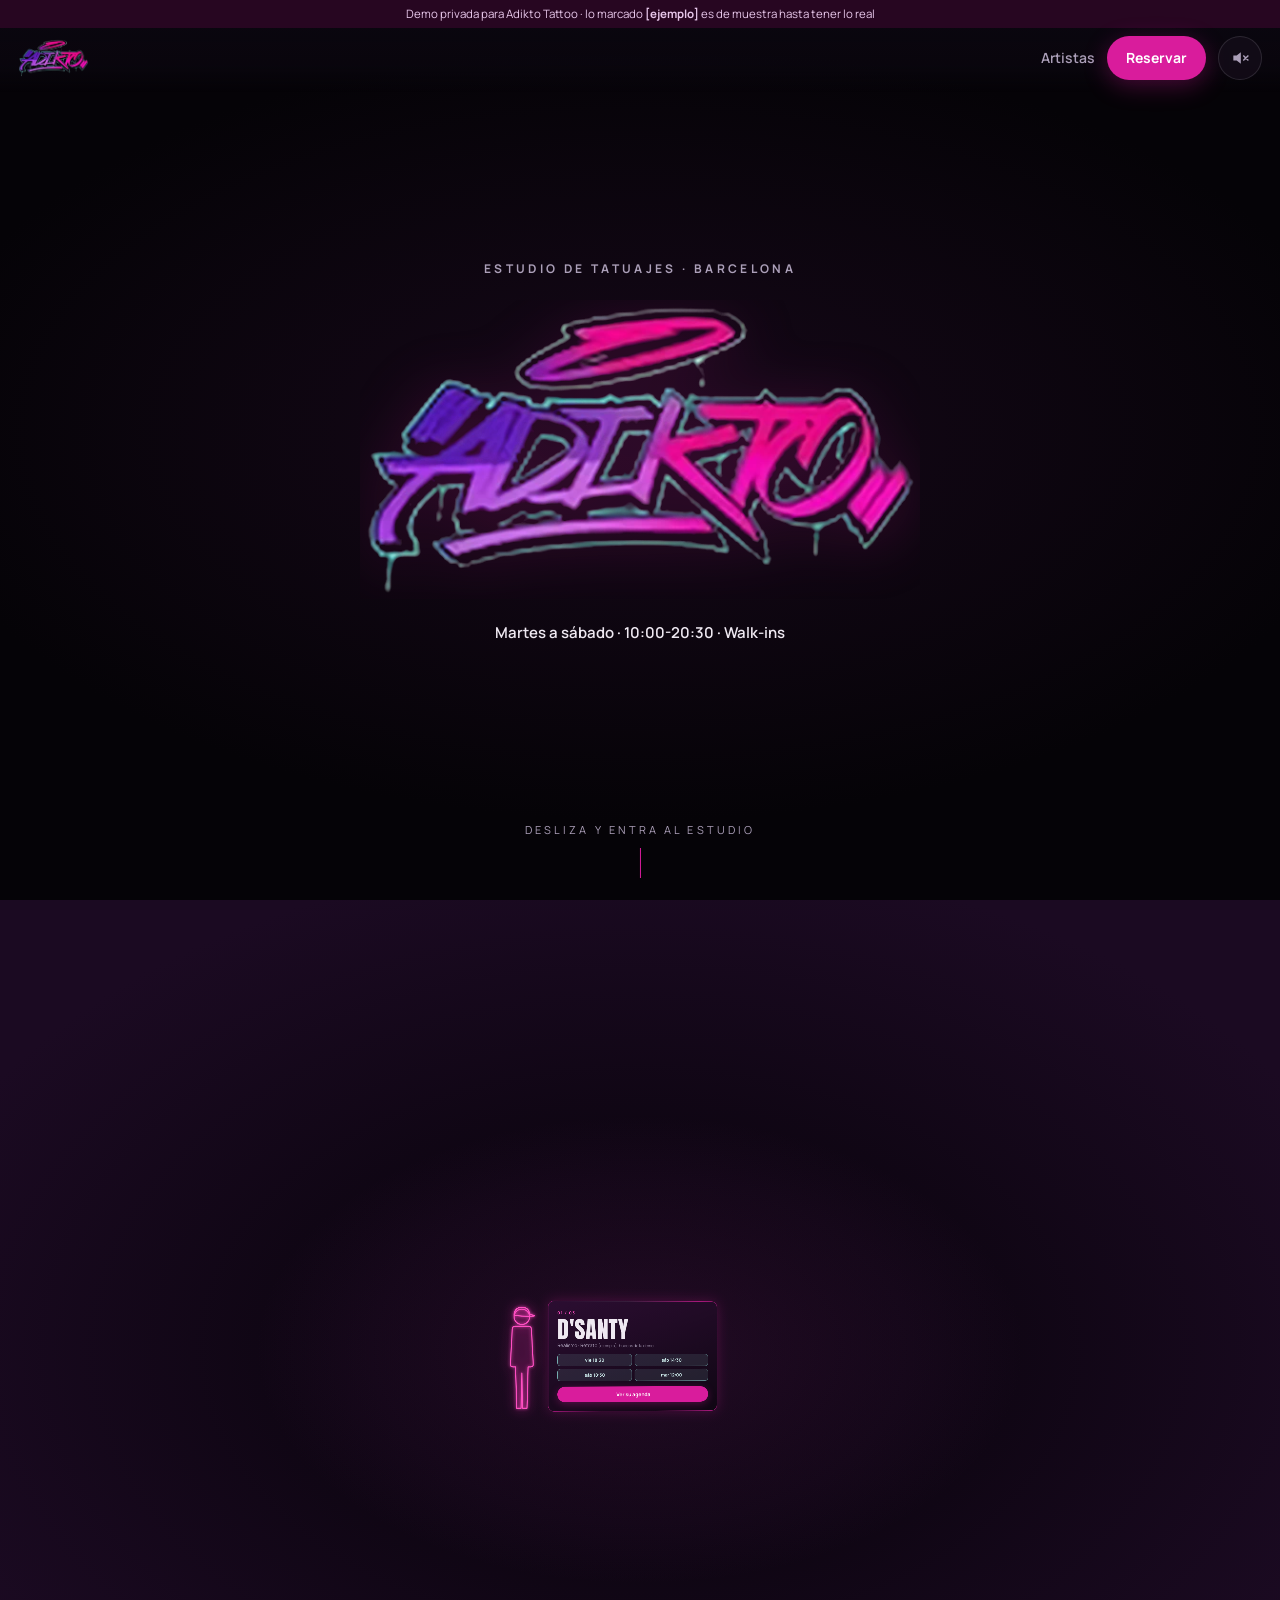
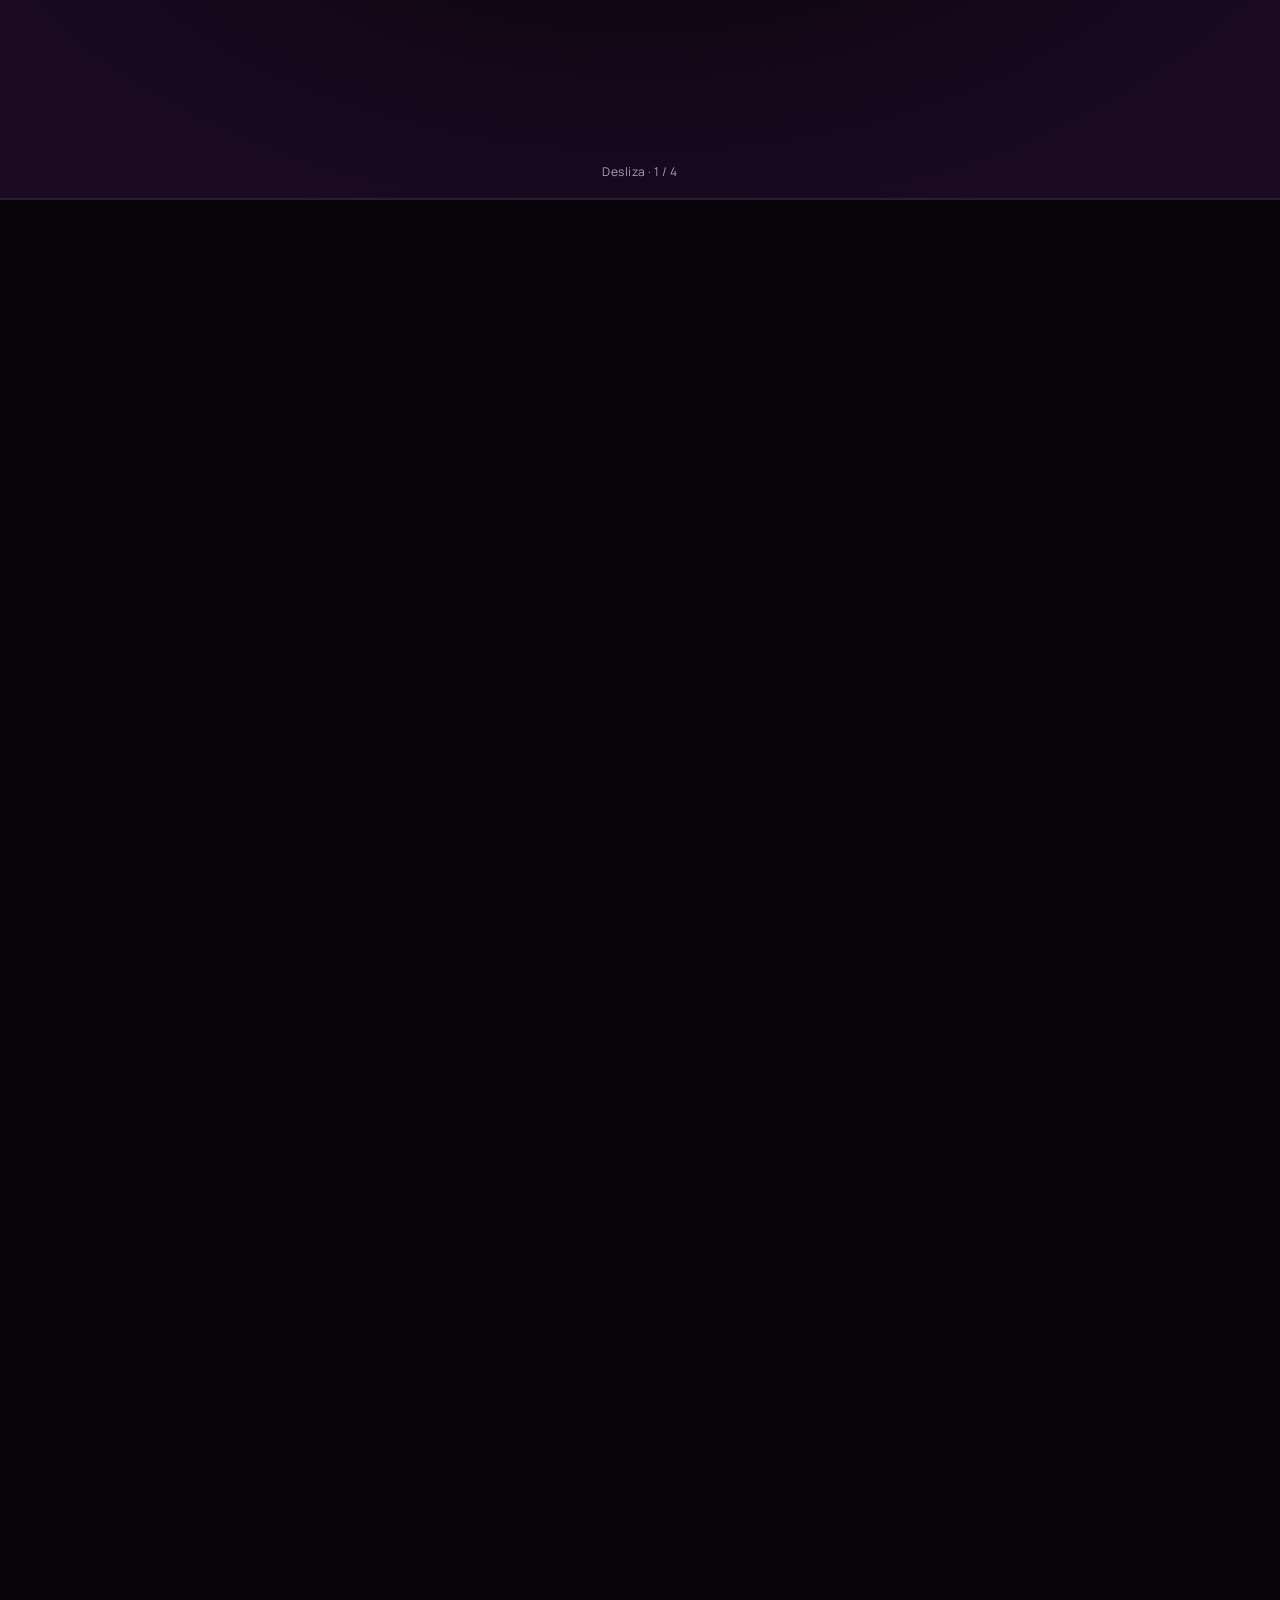
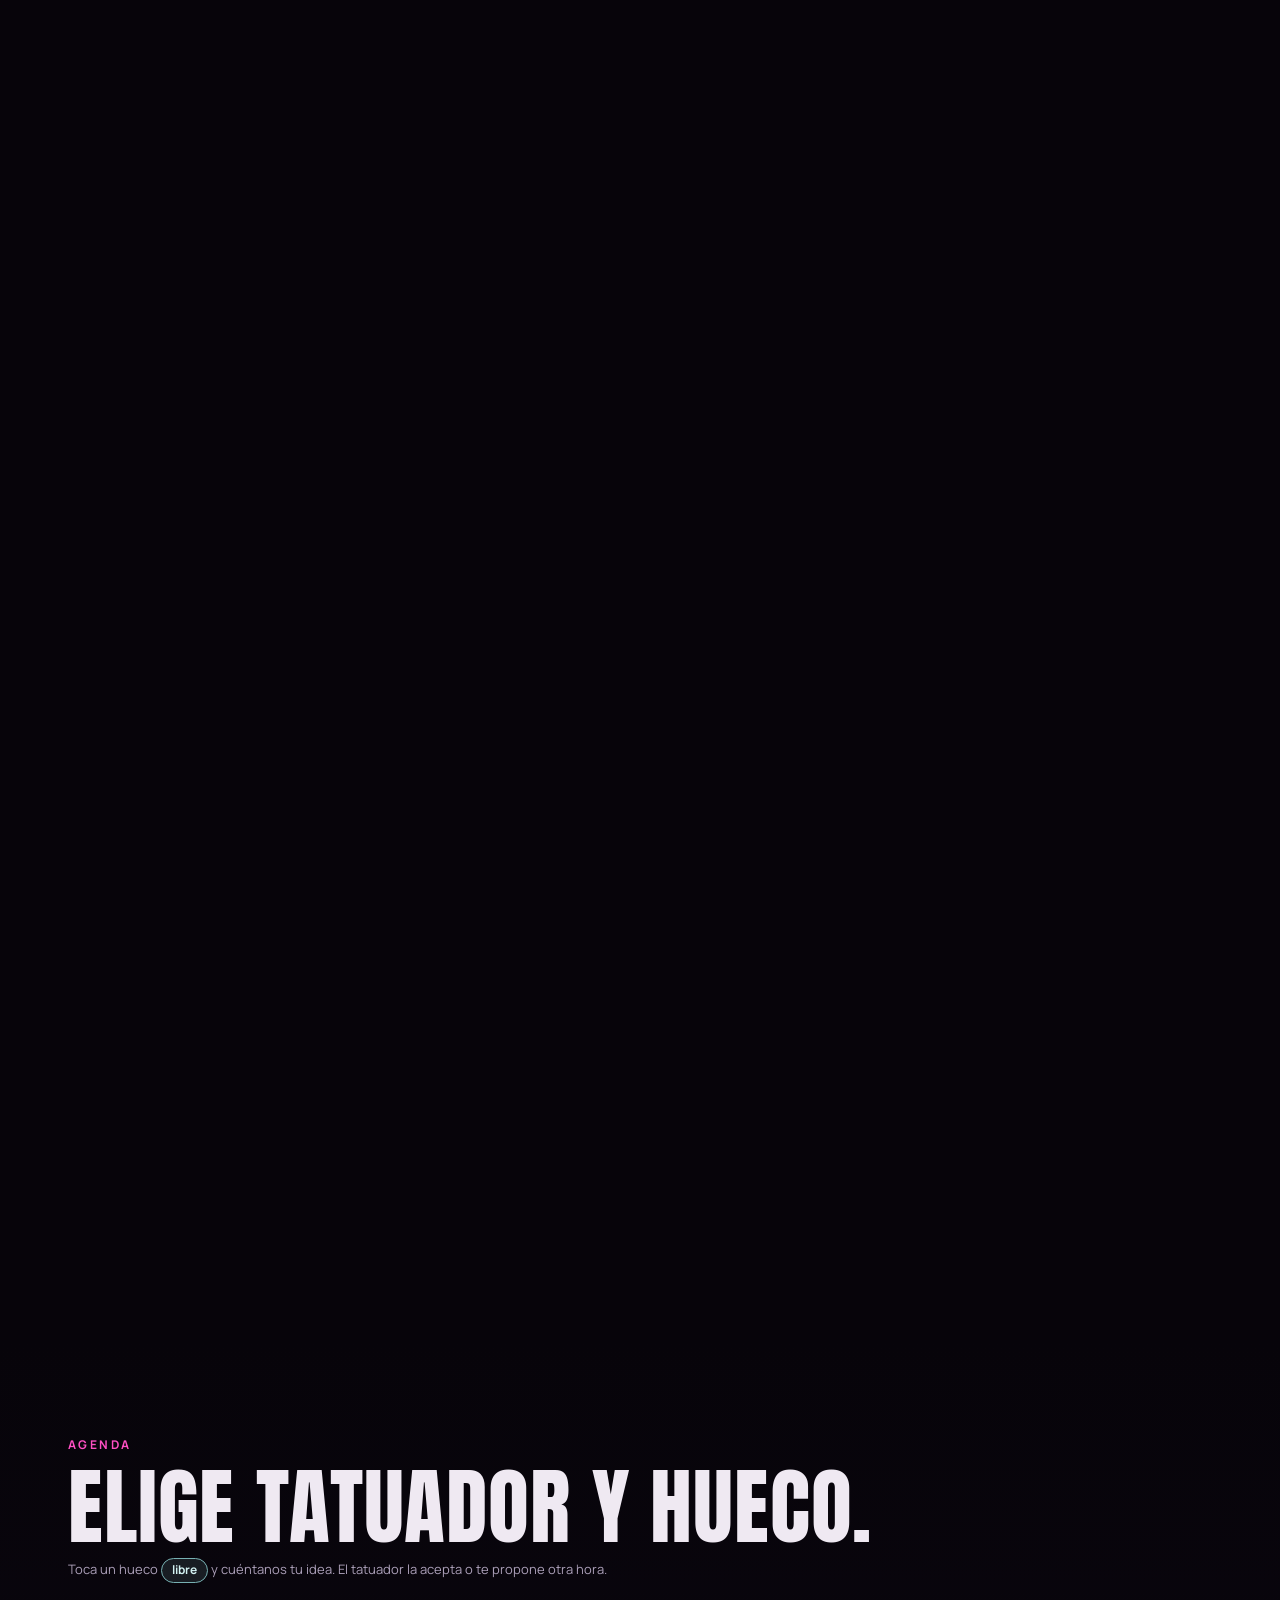
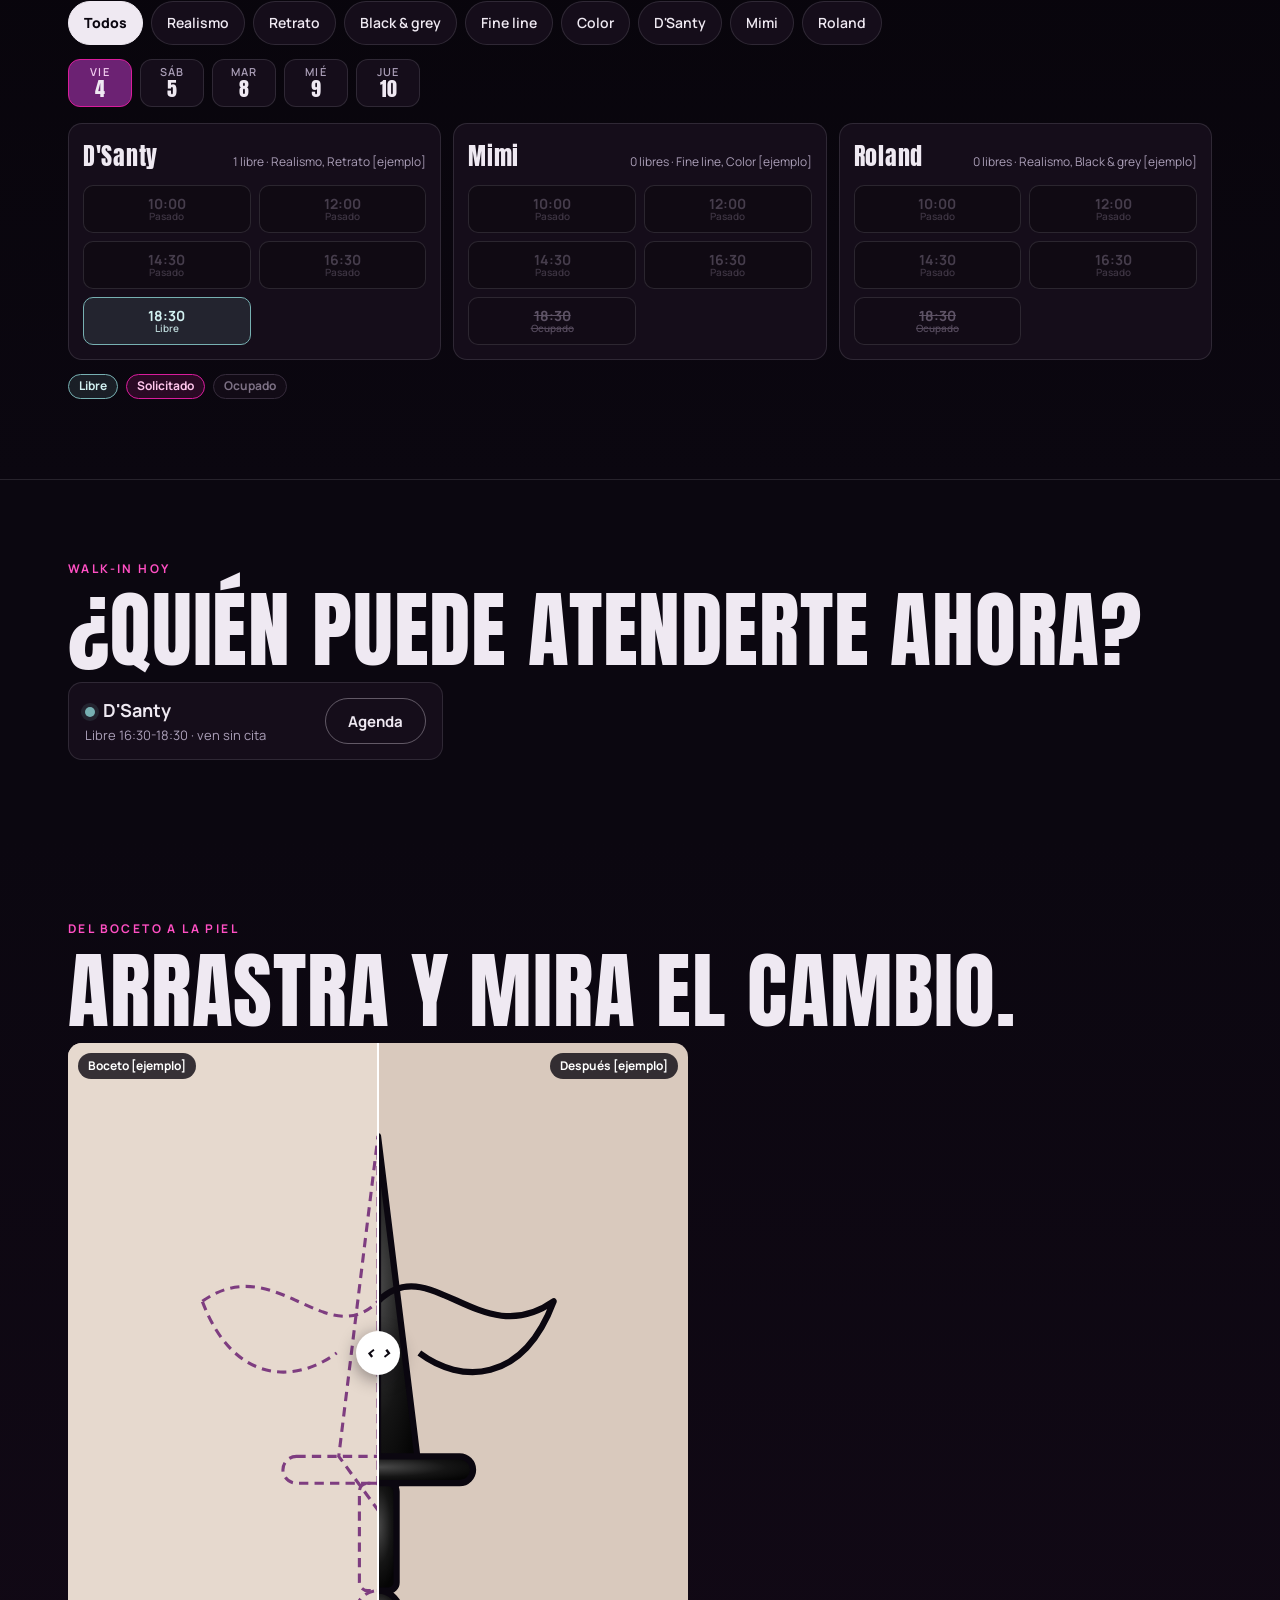
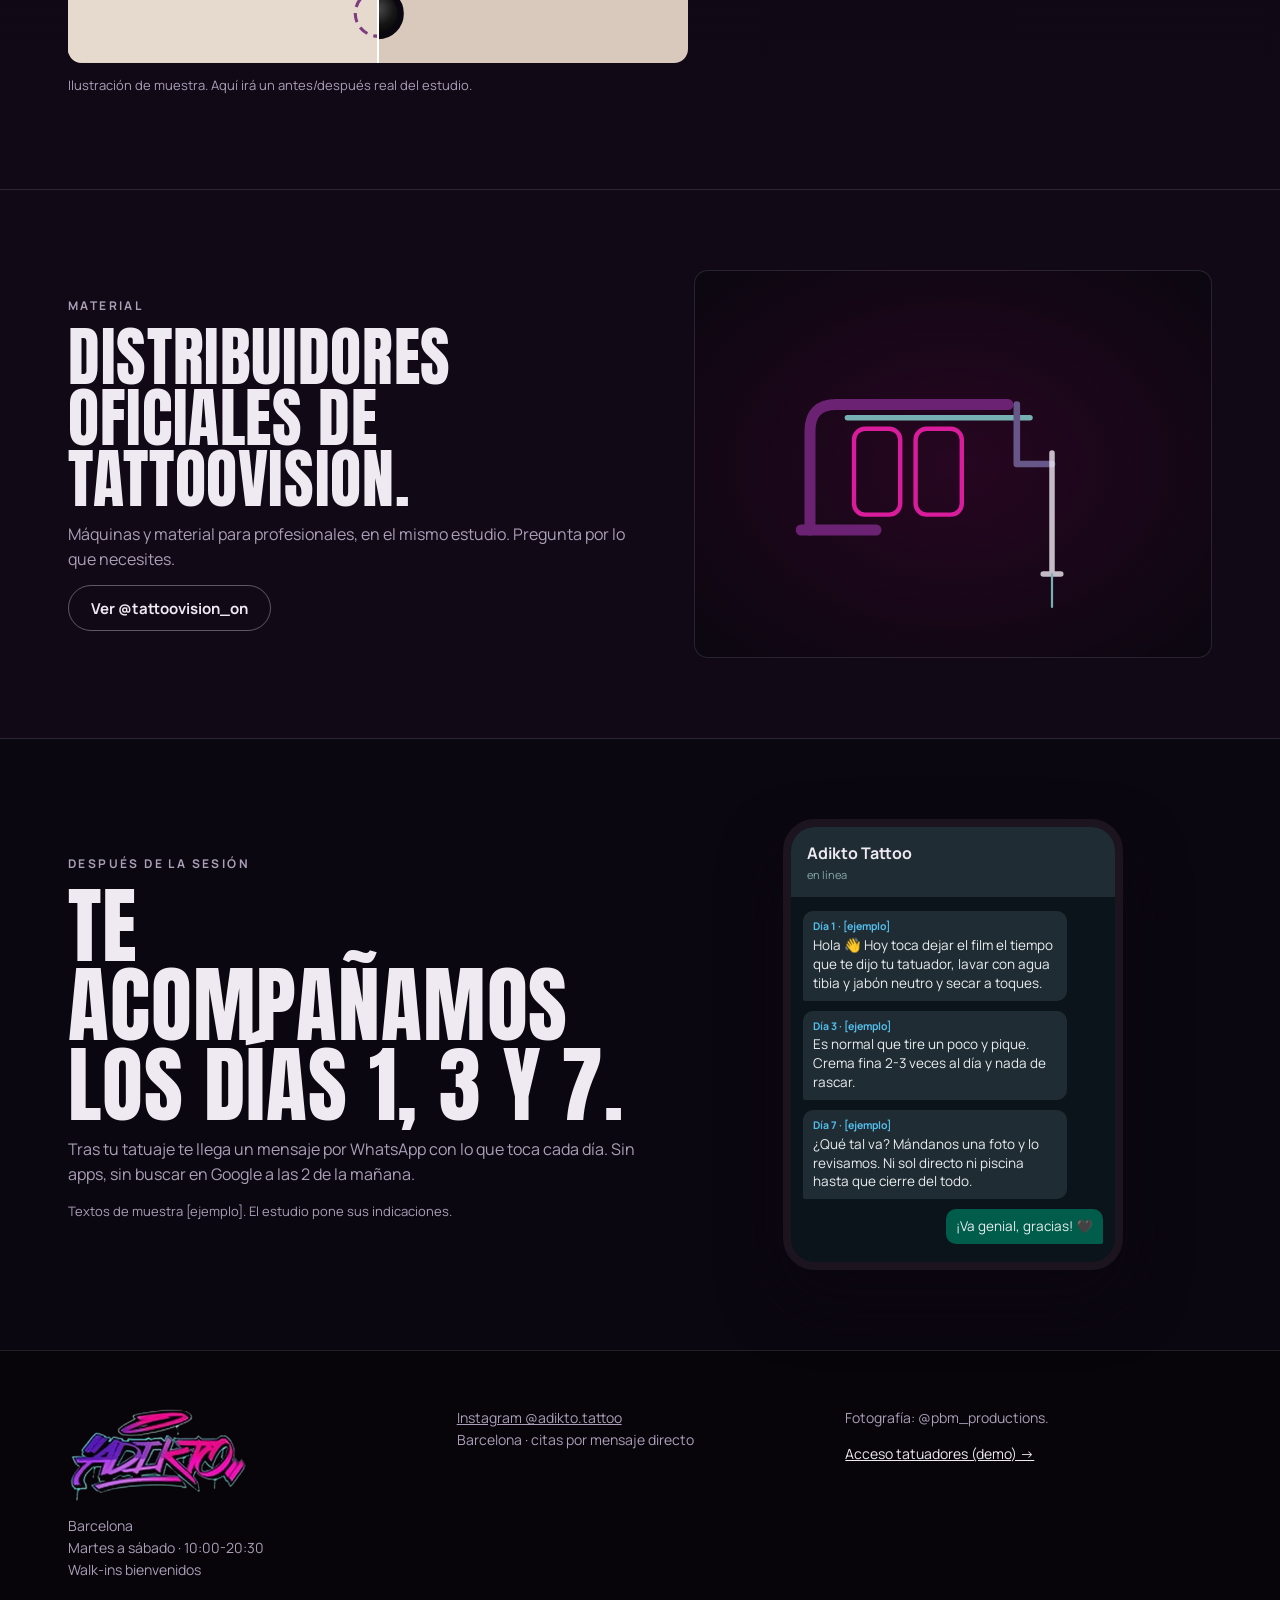
<file: adikto/index.html>
<!doctype html>
<html lang="es">
<head>
<meta charset="utf-8">
<meta name="viewport" content="width=device-width,initial-scale=1,viewport-fit=cover">
<meta name="robots" content="noindex,nofollow">
<meta name="theme-color" content="#0b0710">
<meta name="description" content="Adikto Tattoo, estudio de tatuajes en Barcelona. Martes a sábado de 10:00 a 20:30. Walk-ins.">
<link rel="icon" href="img/logo_adikto.webp">
<title>Adikto Tattoo · Barcelona</title>
<link rel="preconnect" href="https://fonts.googleapis.com">
<link rel="preconnect" href="https://fonts.gstatic.com" crossorigin>
<link href="https://fonts.googleapis.com/css2?family=Anton&family=Manrope:wght@400;500;600;700;800&display=swap" rel="stylesheet">
<link rel="preload" as="image" href="img/logo_adikto.webp" fetchpriority="high">
<link rel="stylesheet" href="estilo.css">
</head>
<body>
<header class="cab" id="cab">
  <div class="franja">Demo privada para Adikto Tattoo · lo marcado <b>[ejemplo]</b> es de muestra hasta tener lo real</div>
  <div class="cab-barra">
    <a class="logo" href="#intro" aria-label="Adikto Tattoo, inicio"><img src="img/logo_adikto.webp" alt="Adikto Tattoo" width="588" height="314"></a>
    <nav class="cab-nav">
      <a href="#pasillo">Artistas</a>
      <a href="#agenda" class="btn btn-tinta">Reservar</a>
      <button type="button" class="sonido" id="sonido" aria-pressed="false" aria-label="Sonido apagado. Activar sonido">
        <svg viewBox="0 0 24 24" aria-hidden="true"><path class="alt" d="M4 9h4l5-4v14l-5-4H4z"/><path class="on" d="M16 8.5a5 5 0 0 1 0 7M18.6 6a8.5 8.5 0 0 1 0 12"/><path class="off" d="M16.5 9.5l5 5M21.5 9.5l-5 5"/></svg>
      </button>
    </nav>
  </div>
</header>

<main>
<!-- 1. ENTRADA: al cargar cae sola una gota de tinta y destapa el logo real. Sin botón. El zumbido (Web Audio) solo suena si se activa el altavoz de la cabecera. -->
<section class="entrada" id="intro" aria-labelledby="h1">
  <div class="ent-centro">
    <p class="ent-pre">Estudio de tatuajes · Barcelona</p>
    <div class="ent-pila">
    <h1 id="h1" class="ent-logo">
      <img src="img/logo_adikto.webp" alt="Adikto Tattoo" width="588" height="314" fetchpriority="high">
    </h1>
    <i class="gotita" aria-hidden="true"></i>
    <i class="onda" aria-hidden="true"></i>
    </div>
    <p class="ent-datos" id="entDatos">Martes a sábado · 10:00-20:30 · Walk-ins</p>
  </div>
  <div class="baja" aria-hidden="true">Desliza y entra al estudio</div>
</section>

<!-- 2. PASILLO: avanzas y aparecen los tatuadores (CSS 3D, translateZ ligado al scroll) -->
<section class="pasillo" id="pasillo" aria-label="El equipo: D'Santy, Mimi y Roland">
  <div class="escena" id="escena">
    <div class="fuga" aria-hidden="true"></div>
    <div class="marcos" id="marcos" aria-hidden="true"></div>
    <div class="artistas" id="artistas"></div>
    <p class="guia" aria-hidden="true">Desliza · <span id="guiaN">1 / 4</span></p>
    <div class="progreso" aria-hidden="true"><i id="progreso"></i></div>
  </div>
</section>

<!-- 3. LA WEB DE SIEMPRE -->
<!-- 4. AGENDA -->
<section class="agenda" id="agenda" aria-labelledby="aTit">
  <div class="caja">
    <p class="eti">Agenda</p>
    <h2 id="aTit">Elige tatuador y hueco.</h2>
    <p class="nota">Toca un hueco <span class="pild libre">libre</span> y cuéntanos tu idea. El tatuador la acepta o te propone otra hora.</p>
    <div class="filtros" role="group" aria-label="Filtrar por estilo" id="filtros"></div>
    <div class="dias" role="tablist" aria-label="Día" id="dias"></div>
    <div id="rejilla" class="rejilla"></div>
    <div class="leyenda"><span class="pild libre">Libre</span><span class="pild solicitado">Solicitado</span><span class="pild ocupado">Ocupado</span></div>
    <div class="mis" id="mis" hidden>
      <h3>Tus solicitudes</h3>
      <ul id="misLista"></ul>
    </div>
  </div>
</section>

<!-- WALK-IN HOY -->
<section class="walkin" id="walkin" aria-labelledby="wTit">
  <div class="caja">
    <p class="eti">Walk-in hoy</p>
    <h2 id="wTit">¿Quién puede atenderte ahora?</h2>
    <div id="walkinLista" class="walkin-lista" aria-live="polite"></div>
  </div>
</section>

<!-- 5. ANTES / DESPUÉS -->
<section class="antes" id="antes" aria-labelledby="adTit">
  <div class="caja">
    <p class="eti">Del boceto a la piel</p>
    <h2 id="adTit">Arrastra y mira el cambio.</h2>
    <div class="ad" id="ad">
      <div class="ad-capa ad-despues" aria-hidden="true">
        <svg viewBox="0 0 600 600" preserveAspectRatio="xMidYMid slice"><use href="#pieza-rosa" class="sombreada"/></svg>
        <span class="ad-et">Después [ejemplo]</span>
      </div>
      <div class="ad-capa ad-antes" id="adAntes" aria-hidden="true">
        <svg viewBox="0 0 600 600" preserveAspectRatio="xMidYMid slice"><use href="#pieza-rosa" class="linea"/></svg>
        <span class="ad-et izq">Boceto [ejemplo]</span>
      </div>
      <div class="ad-raya" id="adRaya" aria-hidden="true"><i></i></div>
      <input type="range" min="0" max="100" value="50" id="adRango" aria-label="Comparar boceto y resultado">
    </div>
    <p class="nota">Ilustración de muestra. Aquí irá un antes/después real del estudio.</p>
  </div>
</section>

<!-- 6. TATTOOVISION -->
<section class="tv" id="tattoovision" aria-labelledby="tvTit">
  <div class="caja tv-caja">
    <div>
      <p class="eti">Material</p>
      <h2 id="tvTit">Distribuidores oficiales de Tattoovision.</h2>
      <p>Máquinas y material para profesionales, en el mismo estudio. Pregunta por lo que necesites.</p>
      <a class="btn btn-borde" href="https://www.instagram.com/tattoovision_on/" target="_blank" rel="noopener">Ver @tattoovision_on</a>
    </div>
    <div class="tv-arte" aria-hidden="true"><svg viewBox="0 0 400 300"><g fill="none" stroke-linecap="round" stroke-linejoin="round"><path d="M70 210 L70 120 Q70 96 94 96 L250 96" stroke="#6C2273" stroke-width="10"/><rect x="110" y="118" width="42" height="78" rx="10" stroke="#d91c9c" stroke-width="4"/><rect x="166" y="118" width="42" height="78" rx="10" stroke="#d91c9c" stroke-width="4"/><path d="M104 108 L270 108" stroke="#77b0b2" stroke-width="5"/><path d="M258 96 L258 150 L290 150" stroke="#675788" stroke-width="6"/><path d="M290 140 L290 250 M282 250 L298 250" stroke="#efe9f2" stroke-width="5" opacity=".8"/><path d="M290 250 L290 280" stroke="#77b0b2" stroke-width="2"/><path d="M62 210 L130 210" stroke="#6C2273" stroke-width="10"/></g></svg></div>
  </div>
</section>

<!-- 7. CUIDADOS POR WHATSAPP -->
<section class="cuidados" id="cuidados" aria-labelledby="cTit">
  <div class="caja cuid-caja">
    <div>
      <p class="eti">Después de la sesión</p>
      <h2 id="cTit">Te acompañamos los días 1, 3 y 7.</h2>
      <p>Tras tu tatuaje te llega un mensaje por WhatsApp con lo que toca cada día. Sin apps, sin buscar en Google a las 2 de la mañana.</p>
      <p class="nota">Textos de muestra [ejemplo]. El estudio pone sus indicaciones.</p>
    </div>
    <div class="movil" aria-label="Ejemplo de mensajes de WhatsApp">
      <div class="movil-cab"><b>Adikto Tattoo</b><small>en línea</small></div>
      <div class="chat">
        <div class="msg"><small>Día 1 · [ejemplo]</small>Hola 👋 Hoy toca dejar el film el tiempo que te dijo tu tatuador, lavar con agua tibia y jabón neutro y secar a toques.</div>
        <div class="msg"><small>Día 3 · [ejemplo]</small>Es normal que tire un poco y pique. Crema fina 2-3 veces al día y nada de rascar.</div>
        <div class="msg"><small>Día 7 · [ejemplo]</small>¿Qué tal va? Mándanos una foto y lo revisamos. Ni sol directo ni piscina hasta que cierre del todo.</div>
        <div class="msg yo">¡Va genial, gracias! 🖤</div>
      </div>
    </div>
  </div>
</section>
</main>

<footer class="pie">
  <div class="caja pie-caja">
    <div><img class="pie-logo" src="img/logo_adikto.webp" alt="Adikto Tattoo" width="588" height="314" loading="lazy"><p>Barcelona<br>Martes a sábado · 10:00-20:30<br>Walk-ins bienvenidos</p></div>
    <div><p><a href="https://www.instagram.com/adikto.tattoo/" target="_blank" rel="noopener">Instagram @adikto.tattoo</a><br>Barcelona · citas por mensaje directo</p></div>
    <div><p class="nota">Fotografía: @pbm_productions.</p><p><a href="panel.html" class="enlace-panel">Acceso tatuadores (demo) →</a></p></div>
  </div>
</footer>

<!-- FORMULARIO DE SOLICITUD -->
<dialog class="modal" id="modal" aria-labelledby="mTit">
  <form method="dialog" id="form" novalidate>
    <button type="button" class="cerrar" id="cerrar" aria-label="Cerrar">×</button>
    <p class="eti" id="mHueco"></p>
    <h3 id="mTit">Cuéntanos tu idea</h3>
    <label>Tu nombre<input name="nombre" required maxlength="60" autocomplete="name"></label>
    <label>WhatsApp o Instagram <small>(opcional)</small><input name="contacto" maxlength="40"></label>
    <label>Idea<textarea name="idea" required maxlength="600" rows="3" placeholder="Ej.: retrato de mi abuela en negro y gris"></textarea></label>
    <div class="dos">
      <label>Zona<select name="zona"><option>Brazo</option><option>Antebrazo</option><option>Pierna</option><option>Espalda</option><option>Pecho</option><option>Mano</option><option>Otra</option></select></label>
      <label>Tamaño<select name="tamano"><option>Pequeño (hasta 5 cm)</option><option>Mediano (5-15 cm)</option><option>Grande (15-30 cm)</option><option>Manga o pieza grande</option></select></label>
    </div>
    <label class="foto">Foto de referencia <small>(opcional)</small><input type="file" name="foto" accept="image/*"><img id="fotoPrev" alt="" hidden></label>
    <p class="error" id="mError" role="alert"></p>
    <button type="submit" class="btn btn-tinta ancho">Enviar solicitud</button>
    <p class="nota">Demo: la solicitud se guarda solo en este navegador.</p>
  </form>
</dialog>
<div class="aviso" id="aviso" role="status" aria-live="polite"></div>

<!-- Pieza de muestra (rosa) para antes/después -->
<svg width="0" height="0" style="position:absolute" aria-hidden="true">
  <defs>
    <filter id="sombreado" x="0" y="0" width="100%" height="100%">
      <feTurbulence type="fractalNoise" baseFrequency="0.9" numOctaves="2" seed="3" result="g"/>
      <feColorMatrix in="g" type="saturate" values="0" result="gg"/>
      <feComposite in="SourceGraphic" in2="gg" operator="arithmetic" k1="0.25" k2="0.85" k3="0" k4="0"/>
    </filter>
    <radialGradient id="gPetalo" cx="50%" cy="40%" r="60%"><stop offset="0" stop-color="#4a4a4a"/><stop offset=".6" stop-color="#151515"/><stop offset="1" stop-color="#050505"/></radialGradient>
    <g id="pieza-rosa">
      <path d="M300 90 L338 400 L300 452 L262 400 Z"/>
      <path d="M300 104 L300 430" fill="none"/>
      <rect x="208" y="400" width="184" height="26" rx="13"/>
      <rect x="282" y="426" width="36" height="104" rx="8"/>
      <circle cx="300" cy="552" r="22"/>
      <path d="M130 250 C 200 200 250 300 300 250 C 350 200 400 300 470 250 C 440 330 380 330 340 300 M130 250 C 160 330 220 330 260 300" fill="none"/>
    </g>
  </defs>
</svg>

<script src="app.js"></script>
<script src="web.js"></script>
</body>
</html>
</file>
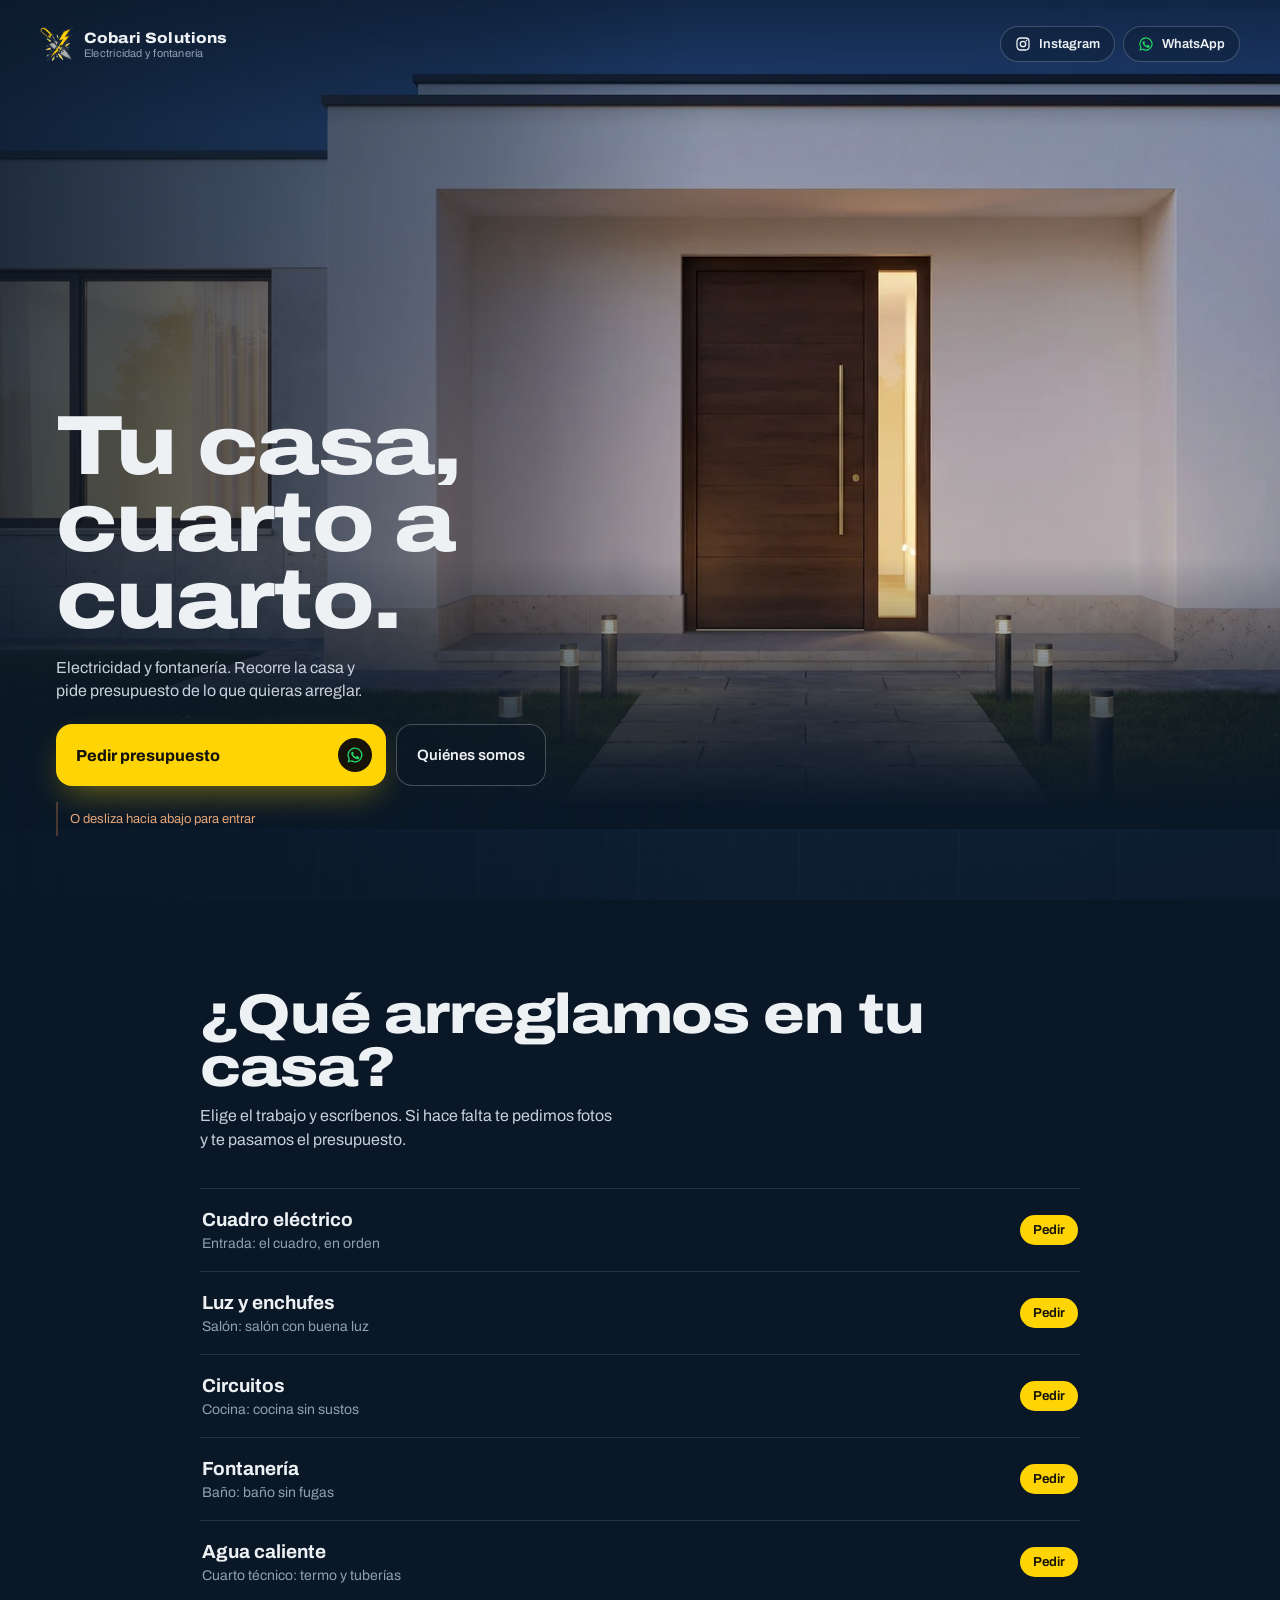
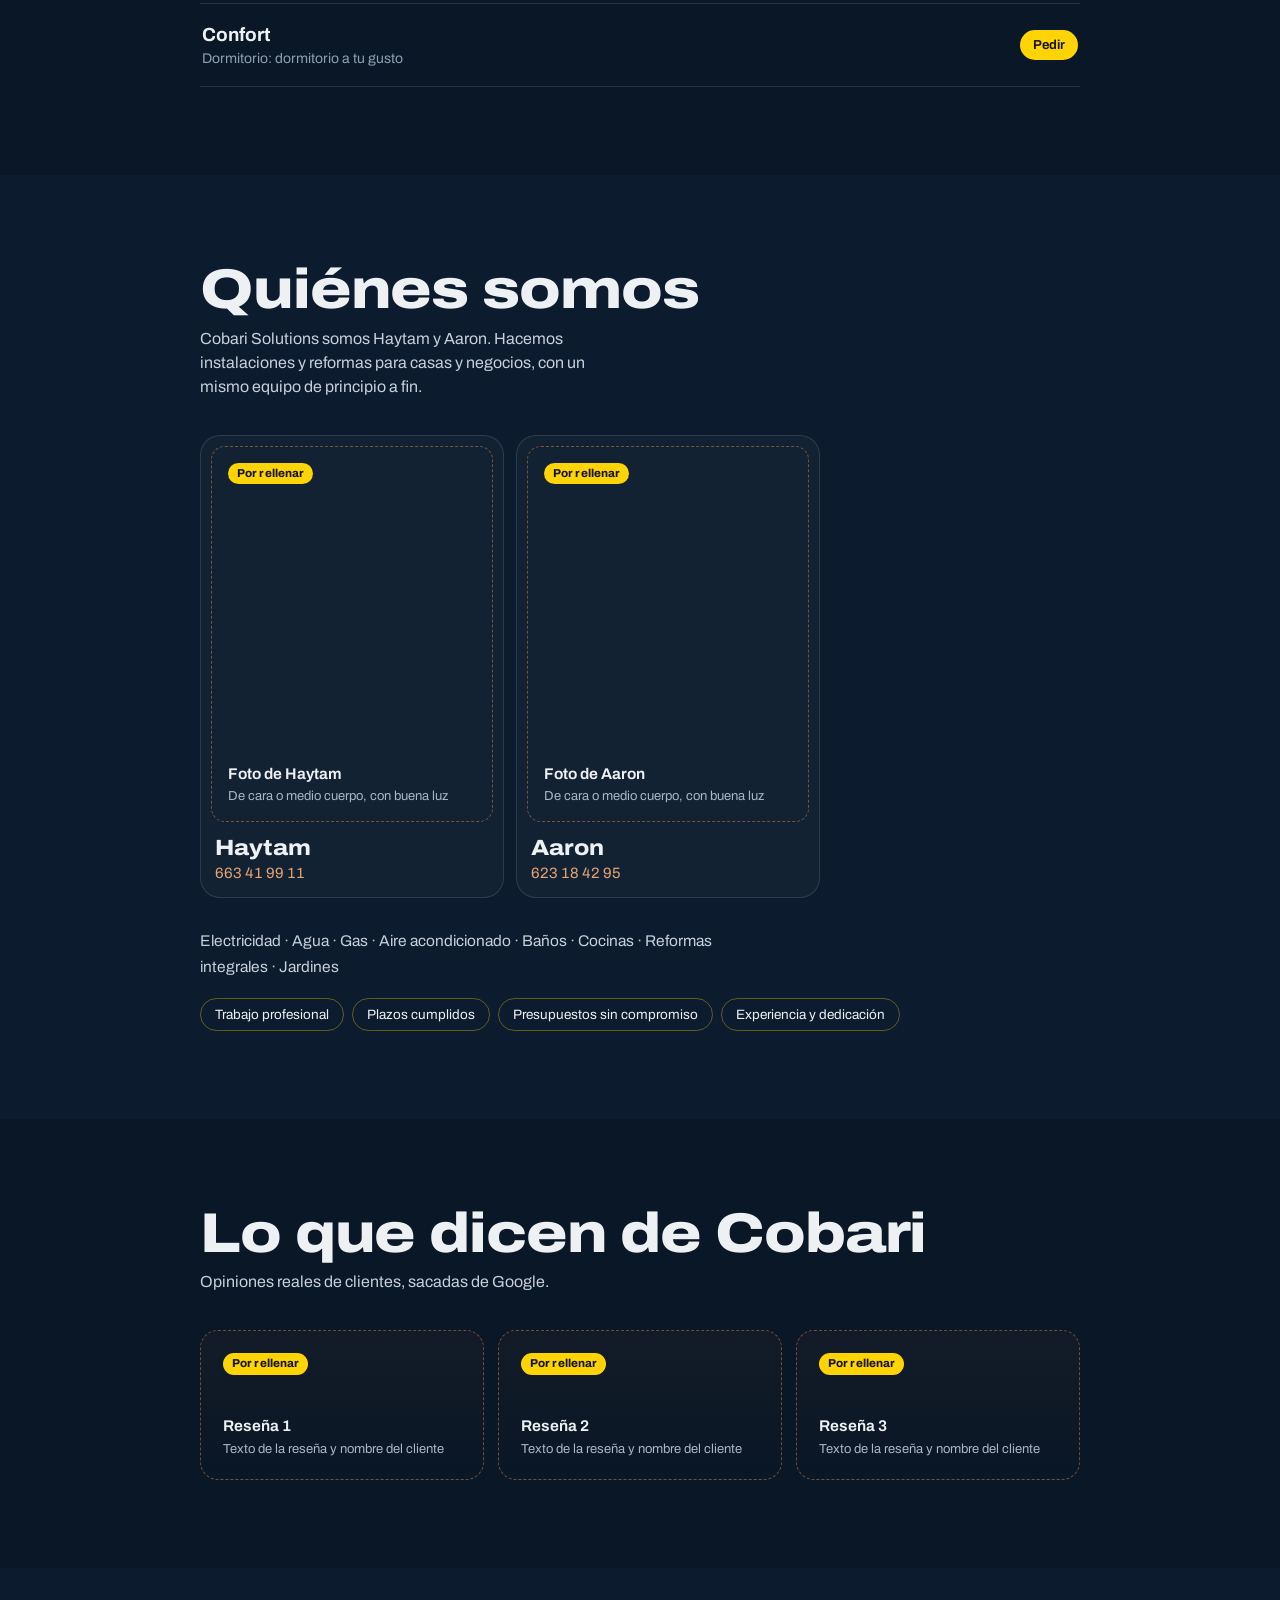
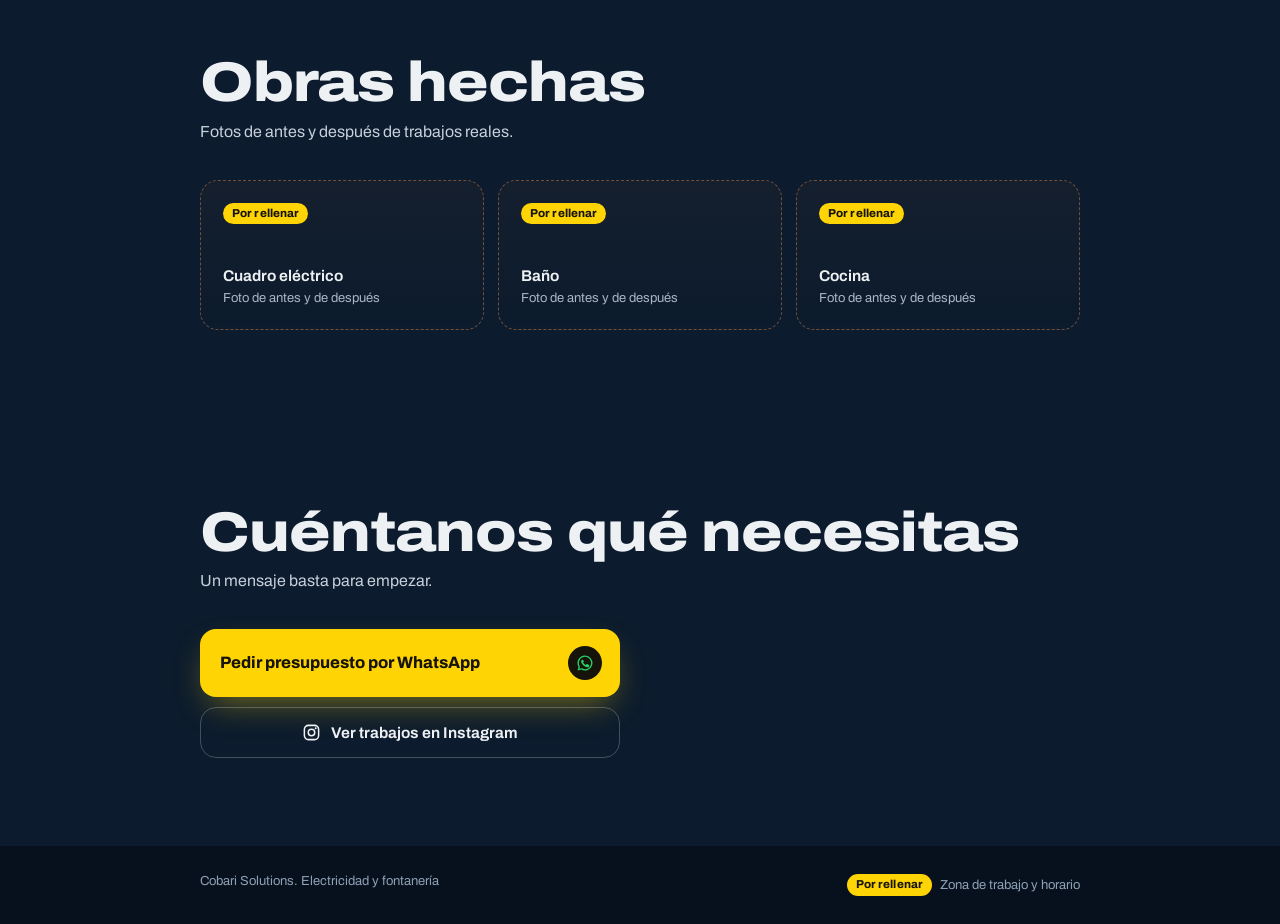
<file: cobari/index.html>
<!doctype html>
<html lang="es">
<head><meta name="robots" content="noindex">
<meta charset="utf-8">
<meta name="viewport" content="width=device-width,initial-scale=1,viewport-fit=cover">
<title>Cobari Solutions · Tu casa, cuarto a cuarto</title>
<meta name="description" content="Electricidad y fontanería. Recorre la casa y pide presupuesto de lo que necesites por WhatsApp.">
<meta property="og:type" content="website">
<meta property="og:title" content="Cobari Solutions · Tu casa, cuarto a cuarto">
<meta property="og:description" content="Electricidad y fontanería. Recorre la casa y pide presupuesto por WhatsApp.">
<meta property="og:image" content="https://clipeya.github.io/demos/cobari/img/og.jpg">
<meta property="og:image:width" content="1200"><meta property="og:image:height" content="630">
<meta name="twitter:card" content="summary_large_image">
<meta name="theme-color" content="#0a1726">
<link rel="preconnect" href="https://fonts.googleapis.com"><link rel="preconnect" href="https://fonts.gstatic.com" crossorigin>
<link href="https://fonts.googleapis.com/css2?family=Archivo:wdth,wght@62..125,300..900&display=swap" rel="stylesheet">
<style>
:root{
  --plano:#0f2238; --hondo:#0a1726; --cobre:#c47a48; --cobre-luz:#e3a476; --ama:#fed404; --papel:#eef1f4; --acero:#8ea0b4;
  --f:"Archivo","Helvetica Neue",Arial,sans-serif;
}
*{box-sizing:border-box}
html,body{margin:0;background:var(--hondo);color:var(--papel);font-family:var(--f);font-stretch:100%;-webkit-font-smoothing:antialiased;text-rendering:optimizeLegibility}
html.bloq,html.bloq body{overflow:hidden;overscroll-behavior:none}
a{color:inherit}
:focus-visible{outline:2px solid var(--ama);outline-offset:3px;border-radius:6px}

/* ---------------- escena ---------------- */
#escena{position:relative;height:100vh;height:100svh;overflow:hidden;touch-action:none;
  background:radial-gradient(120% 80% at 50% 45%,#16304d 0%,var(--plano) 45%,var(--hondo) 100%)}
#rejilla{position:absolute;inset:-2px;pointer-events:none;opacity:0;transition:opacity 1.2s ease;
  background-image:
    linear-gradient(rgba(142,160,180,.10) 1px,transparent 1px),linear-gradient(90deg,rgba(142,160,180,.10) 1px,transparent 1px),
    linear-gradient(rgba(142,160,180,.045) 1px,transparent 1px),linear-gradient(90deg,rgba(142,160,180,.045) 1px,transparent 1px);
  background-size:160px 160px,160px 160px,32px 32px,32px 32px;
  -webkit-mask-image:radial-gradient(90% 70% at 50% 50%,#000 30%,transparent 100%);mask-image:radial-gradient(90% 70% at 50% 50%,#000 30%,transparent 100%)}
.lista #rejilla{opacity:1}
#casa{position:absolute;left:0;top:0;transform-origin:0 0;will-change:transform;backface-visibility:hidden;user-select:none;pointer-events:none;opacity:0;transition:opacity 1.1s ease .5s}
.lista #casa{opacity:1}
#cable{position:absolute;inset:0;width:100%;height:100%;pointer-events:none;overflow:visible}
#cable .via{fill:none;stroke:rgba(196,122,72,.22);stroke-width:2;stroke-dasharray:2 7;stroke-linecap:round}
#cable .cobre{fill:none;stroke:var(--cobre);stroke-width:3;stroke-linecap:round;stroke-linejoin:round}
#cable .halo{fill:none;stroke:rgba(227,164,118,.22);stroke-width:9;stroke-linecap:round;stroke-linejoin:round}
#cable .nodo{fill:var(--hondo);stroke:var(--cobre);stroke-width:2.5}
#cable .nodo.on{fill:var(--ama);stroke:var(--ama)}
#cable .marco{fill:none;stroke:var(--cobre);stroke-width:1.5;opacity:.7}
.foto{position:absolute;inset:0;z-index:2;width:100%;height:100%;overflow:hidden;opacity:0;will-change:opacity,transform;backface-visibility:hidden}
.foto>img,.foto>video{display:block;width:100%;height:100%;object-fit:cover}
.foto>img{transform:scale(1);transition:transform 9s cubic-bezier(.25,.1,.25,1)}
.foto.vivo>img{transform:scale(1.08)}
@media (prefers-reduced-motion:reduce){.foto>img{transition:none}}
#puerta{position:absolute;z-index:3;pointer-events:none;opacity:0;border:7px solid #ebe8e1;border-bottom:0;box-shadow:0 0 0 100vmax rgba(10,23,38,.35),0 0 60px rgba(0,0,0,.55) inset;will-change:opacity,inset}
#exterior{position:absolute;inset:0;z-index:1;overflow:hidden;pointer-events:none;will-change:opacity}
#lienzo{position:absolute;left:0;top:0;transform-origin:0 0;will-change:transform}
#fach{position:absolute;inset:0;width:100%;height:100%;display:block}
#vano{position:absolute;perspective:700px;overflow:visible}
#interior{position:absolute;inset:0;background-size:cover;background-position:50% 55%;will-change:filter}
#hojaF{position:absolute;inset:0;background-size:100% 100%;transform-origin:0 50%;will-change:transform;box-shadow:0 0 18px rgba(0,0,0,.35);backface-visibility:hidden}
#fundido{position:absolute;left:0;right:0;bottom:0;height:50%;background:linear-gradient(to bottom,rgba(10,23,38,0),rgba(10,23,38,.72) 55%,var(--hondo) 92%)}
#paseo{position:absolute;inset:0;z-index:1;width:100%;height:100%;object-fit:cover;background:var(--hondo);display:none}
#salto{position:absolute;inset:0;z-index:2;background:#060d16;opacity:0;pointer-events:none;transition:opacity .38s ease}
.modo-video #paseo{display:block}
.modo-video #exterior,.modo-video #fotos{display:none}
#oscuro{position:absolute;inset:0;z-index:3;background:#060d16;opacity:0;pointer-events:none;will-change:opacity}
#sombraTx{position:absolute;inset:0;background:linear-gradient(to bottom,rgba(10,23,38,.78),rgba(10,23,38,0) 17%)}
@media (min-aspect-ratio:1/1){#fundido{height:30%!important}#sombraTx{background:linear-gradient(to right,rgba(10,23,38,.82),rgba(10,23,38,.35) 38%,rgba(10,23,38,0) 55%),linear-gradient(to bottom,rgba(10,23,38,.6),rgba(10,23,38,0) 14%)}#fundido{height:26%}}
#puerta,#vano{display:none!important}
.acciones{display:flex;flex-wrap:wrap;gap:10px;margin-top:22px;opacity:0;transform:translateY(8px);transition:opacity .9s ease .85s,transform .9s cubic-bezier(.2,.7,.1,1) .85s}
.lista .acciones{opacity:1;transform:none}
#portada .pedir{width:auto;flex:1 1 230px;max-width:330px;padding:14px 14px 14px 20px;font-size:16px}
.ver-casa{appearance:none;flex:0 1 auto;text-decoration:none;display:inline-flex;align-items:center;border:1px solid rgba(238,241,244,.26);background:rgba(10,23,38,.38);-webkit-backdrop-filter:blur(10px);backdrop-filter:blur(10px);color:var(--papel);border-radius:16px;padding:14px 20px;font:inherit;font-size:15px;font-weight:600;cursor:pointer;transition:background .3s,border-color .3s}
.ver-casa:hover{background:rgba(10,23,38,.6);border-color:rgba(238,241,244,.45)}
.pedir:focus-visible,.ver-casa:focus-visible{outline:2px solid var(--ama);outline-offset:3px}
#ficha>*{will-change:opacity,transform}
#hoja{position:absolute;inset:0;transform-origin:0 50%;will-change:transform;background:linear-gradient(100deg,#f4f2ed,#e4e0d8);box-shadow:inset 0 0 0 12px #efece6,inset 0 0 0 13px rgba(0,0,0,.10),inset 0 0 0 26px #efece6,inset 0 0 0 27px rgba(0,0,0,.08),0 0 30px rgba(0,0,0,.4);backface-visibility:hidden}
#hoja:after{content:"";position:absolute;right:9%;top:50%;width:5px;height:16%;margin-top:-8%;border-radius:3px;background:linear-gradient(#e7c98e,#a77d3f);box-shadow:0 1px 2px rgba(0,0,0,.4)}
#luz{position:absolute;top:100%;left:-45%;width:190%;height:60vh;clip-path:polygon(26% 0,74% 0,100% 100%,0 100%);background:linear-gradient(to bottom,rgba(255,214,160,.42),rgba(255,214,160,0) 70%);mix-blend-mode:screen;pointer-events:none}
#umbral{position:absolute;left:-7px;right:-7px;bottom:-7px;height:7px;background:linear-gradient(#d8b98f,#9c7850);box-shadow:0 3px 6px rgba(0,0,0,.45)}
#velo{position:absolute;inset:0;z-index:3;pointer-events:none;opacity:0;
  background:linear-gradient(180deg,rgba(10,23,38,.55) 0%,rgba(10,23,38,0) 26%,rgba(10,23,38,0) 42%,rgba(10,23,38,.86) 78%,var(--hondo) 100%)}
#grano{display:none;position:absolute;inset:0;z-index:4;pointer-events:none;opacity:.06;
  background-image:url("data:image/svg+xml;utf8,<svg xmlns='http://www.w3.org/2000/svg' width='160' height='160'><filter id='n'><feTurbulence type='fractalNoise' baseFrequency='.9' numOctaves='2' stitchTiles='stitch'/></filter><rect width='100%' height='100%' filter='url(%23n)'/></svg>")}

/* cabecera */
header{position:absolute;left:0;right:0;top:0;z-index:8;display:flex;align-items:center;justify-content:space-between;padding:calc(env(safe-area-inset-top) + 16px) 20px 0}
.marca{display:flex;align-items:center;gap:10px;text-decoration:none}
.marca img{width:34px;height:34px}
.marca span{font-weight:800;font-stretch:112%;font-size:15px;letter-spacing:.01em}
.marca small{display:block;font-weight:400;font-stretch:100%;font-size:11px;color:var(--acero);letter-spacing:.02em;margin-top:1px}
.contacto{display:inline-flex;align-items:center;gap:8px;text-decoration:none;font-size:13px;font-weight:600;border:1px solid rgba(238,241,244,.22);border-radius:999px;padding:9px 14px;background:rgba(10,23,38,.35);backdrop-filter:blur(8px);-webkit-backdrop-filter:blur(8px)}
.contacto svg{width:16px;height:16px;color:#25d366}
.redes{display:flex;align-items:center;gap:8px}
.contacto.ig svg{color:var(--papel)}
@media (max-width:420px){.contacto.ig{padding:9px 10px}.contacto.ig span{position:absolute;width:1px;height:1px;overflow:hidden;clip:rect(0 0 0 0)}}
.ver-ig{display:flex;align-items:center;justify-content:center;gap:10px;max-width:420px;margin-top:10px;padding:15px 18px;border-radius:16px;border:1px solid rgba(238,241,244,.24);color:var(--papel);text-decoration:none;font-weight:650;font-size:15.5px;transition:background .3s,border-color .3s}
.ver-ig:hover{background:rgba(238,241,244,.06);border-color:rgba(238,241,244,.42)}
.ver-ig svg{width:19px;height:19px}
.contacto:focus-visible,.ver-ig:focus-visible{outline:2px solid var(--ama);outline-offset:3px}

/* portada */
#portada{position:absolute;z-index:6;left:20px;right:20px;bottom:calc(env(safe-area-inset-bottom) + 34px);max-width:560px}
#portada h1{margin:0;font-weight:820;font-stretch:118%;font-size:clamp(40px,11vw,84px);line-height:.92;letter-spacing:-.02em}
#portada h1 span{display:block;overflow:hidden}
#portada h1 span i{display:block;font-style:normal;transform:translateY(105%);transition:transform 1s cubic-bezier(.2,.7,.1,1)}
.lista #portada h1 span i{transform:none}
.lista #portada h1 span:nth-child(2) i{transition-delay:.12s}
#portada p{margin:16px 0 0;max-width:34ch;font-size:16px;line-height:1.45;color:#c7d0da;opacity:0;transition:opacity .9s ease .7s}
.lista #portada p{opacity:1}
#pista{display:flex;align-items:center;gap:12px;margin-top:16px;font-size:13px;color:var(--cobre-luz);opacity:0;transition:opacity .9s ease 1s}
.lista #pista{opacity:1}
#pista b{position:relative;display:block;width:1.5px;height:34px;background:rgba(196,122,72,.35);overflow:hidden;flex:none}
#pista b:after{content:"";position:absolute;left:0;top:-40%;width:100%;height:40%;background:var(--cobre-luz);animation:corre 1.8s ease-in-out infinite}
@keyframes corre{to{top:100%}}

/* ficha de cada habitación */
#ficha{position:absolute;z-index:7;left:20px;right:20px;bottom:calc(env(safe-area-inset-bottom) + 22px);max-width:520px;opacity:0;pointer-events:none}
#ficha.ver{pointer-events:auto}
#f-num{font-size:13px;color:var(--cobre-luz);font-variant-numeric:tabular-nums;letter-spacing:.02em}
#f-sala{margin:6px 0 0;font-weight:850;font-stretch:125%;font-size:clamp(44px,13vw,96px);line-height:.88;letter-spacing:-.025em}
#f-tit{margin:14px 0 6px;font-size:19px;font-weight:650;font-stretch:100%;line-height:1.2}
#f-tx{margin:0 0 18px;max-width:42ch;font-size:15.5px;line-height:1.5;color:#c7d0da}
.pedir{display:flex;align-items:center;justify-content:space-between;gap:14px;width:100%;text-decoration:none;background:var(--ama);color:#16130a;border-radius:16px;padding:17px 18px 17px 20px;font-weight:750;font-size:16.5px;box-shadow:0 14px 34px -10px rgba(254,212,4,.45)}
.pedir em{font-style:normal;display:grid;place-items:center;width:34px;height:34px;border-radius:50%;background:#16130a;color:#25d366;flex:none}
.pedir em svg{width:18px;height:18px}
.nota{margin:10px 2px 0;font-size:12.5px;color:var(--acero)}

/* recorrido lateral */
#ruta{position:absolute;z-index:7;right:16px;top:50%;transform:translateY(-50%);display:flex;flex-direction:column;align-items:flex-end;gap:14px;opacity:0;transition:opacity .4s}
#ruta:before{content:"";position:absolute;right:4px;top:6px;bottom:6px;width:1.5px;background:rgba(196,122,72,.3)}
#ruta button{all:unset;cursor:pointer;display:flex;align-items:center;gap:10px;font-size:12px;color:transparent;position:relative}
#ruta button i{width:10px;height:10px;border-radius:50%;border:2px solid var(--cobre);background:var(--hondo);transition:.3s;flex:none}
#ruta button.on i{background:var(--ama);border-color:var(--ama);box-shadow:0 0 0 5px rgba(254,212,4,.15)}
#ruta button.on{color:var(--papel)}
@media (min-width:900px){
  #ruta button{color:rgba(238,241,244,.5)}
  #ruta{right:28px}
  #portada{left:56px;bottom:64px}
  #ficha{left:56px;bottom:56px}
  header{padding:26px 40px 0}
}

/* ---------------- página final ---------------- */
.bloque{position:relative;background:var(--hondo);padding:88px 20px}
.bloque .cont{max-width:880px;margin:0 auto}
.bloque h2{margin:0 0 10px;font-weight:820;font-stretch:118%;font-size:clamp(32px,7vw,56px);line-height:.95;letter-spacing:-.02em}
.bloque .entr{margin:0 0 36px;max-width:46ch;color:#c7d0da;font-size:16px;line-height:1.5}
.trabajos{list-style:none;margin:0;padding:0;border-top:1px solid rgba(238,241,244,.12)}
.trabajos a{display:grid;grid-template-columns:1fr auto;align-items:center;gap:6px 16px;padding:20px 2px;border-bottom:1px solid rgba(238,241,244,.12);text-decoration:none;transition:background .25s}
.trabajos a:hover{background:rgba(196,122,72,.06)}
.trabajos b{font-weight:700;font-size:19px}
.trabajos span{grid-column:1;color:var(--acero);font-size:14px}
.trabajos em{grid-row:1/3;grid-column:2;font-style:normal;font-size:13px;font-weight:650;color:#16130a;background:var(--ama);border-radius:999px;padding:8px 13px}
.equipo{display:grid;grid-template-columns:repeat(2,minmax(0,1fr));gap:12px;max-width:620px}
.persona{border:1px solid rgba(238,241,244,.12);border-radius:20px;padding:10px 10px 16px;background:rgba(238,241,244,.03)}
.foto-p{aspect-ratio:3/4;font-size:13px!important;border:1.5px dashed rgba(196,122,72,.55);border-radius:14px;display:flex;align-items:flex-end;padding:16px;color:#c7d0da;font-size:14px;margin-bottom:14px}
.persona h3{margin:0 4px 4px;font-size:22px;font-weight:780;font-stretch:112%}
.persona a{margin:0 4px;color:var(--cobre-luz);text-decoration:none;font-size:15px;font-variant-numeric:tabular-nums}
.hacemos{margin:30px 0 18px;color:#c7d0da;font-size:15.5px;line-height:1.7;max-width:60ch}
.sellos{list-style:none;margin:0;padding:0;display:flex;flex-wrap:wrap;gap:8px}
.sellos li{border:1px solid rgba(254,212,4,.35);color:var(--papel);border-radius:999px;padding:8px 14px;font-size:13.5px}
.rellenar{display:inline-block;align-self:flex-start;background:var(--ama);color:#16130a;font-weight:750;font-size:11.5px;letter-spacing:.01em;padding:4px 9px;border-radius:999px;line-height:1.2}
.hueco,.foto-p{flex-direction:column;justify-content:space-between;align-items:stretch!important;gap:12px}
.hueco>span:last-child,.foto-p>span:last-child{color:var(--papel);font-weight:650;font-size:15.5px;line-height:1.3}
.hueco small,.foto-p small{display:block;margin-top:4px;color:#aab6c3;font-weight:400;font-size:13px}
.pie-rellenar{display:inline-flex;align-items:center;gap:8px}
.huecos{display:grid;grid-template-columns:repeat(auto-fit,minmax(240px,1fr));gap:14px}
.hueco{border:1.5px dashed rgba(196,122,72,.55);border-radius:18px;padding:22px;min-height:150px;display:flex;align-items:flex-end;color:#c7d0da;font-size:15px;line-height:1.45;background:linear-gradient(180deg,rgba(196,122,72,.05),transparent)}
.cierre .pedir{max-width:420px}
footer{background:#07111d;color:var(--acero);font-size:13px;padding:28px 20px calc(env(safe-area-inset-bottom) + 28px)}
footer .cont{max-width:880px;margin:0 auto;display:flex;justify-content:space-between;gap:12px;flex-wrap:wrap}
@media (prefers-reduced-motion:reduce){#pista b:after{animation:none}#portada h1 span i,#casa,#rejilla{transition:none}}
</style>
</head>
<body>
<svg width="0" height="0" style="position:absolute" aria-hidden="true"><symbol id="igIco" viewBox="0 0 24 24"><rect x="3" y="3" width="18" height="18" rx="5.2" fill="none" stroke="currentColor" stroke-width="1.9"/><circle cx="12" cy="12" r="4.1" fill="none" stroke="currentColor" stroke-width="1.9"/><circle cx="17.3" cy="6.7" r="1.25" fill="currentColor"/></symbol><symbol id="waIco" viewBox="0 0 24 24"><path fill="currentColor" d="M12 2a10 10 0 0 0-8.6 15.1L2 22l5-1.3A10 10 0 1 0 12 2Zm0 18.2a8.2 8.2 0 0 1-4.2-1.1l-.3-.2-3 .8.8-2.9-.2-.3A8.2 8.2 0 1 1 12 20.2Zm4.5-6.1c-.2-.1-1.5-.7-1.7-.8-.2-.1-.4-.1-.6.1l-.8 1c-.1.2-.3.2-.5.1a6.7 6.7 0 0 1-3.3-2.9c-.2-.4.3-.4.8-1.3.1-.2 0-.3 0-.4l-.8-1.8c-.2-.5-.4-.4-.6-.4h-.5a1 1 0 0 0-.7.3 3 3 0 0 0-.9 2.2 5.2 5.2 0 0 0 1.1 2.8 11.9 11.9 0 0 0 4.6 4c1.7.7 2.4.8 3.2.7.5-.1 1.5-.6 1.8-1.2.2-.6.2-1.1.1-1.2l-.5-.3Z"/></symbol></svg>

<div id="recorrido">
  <div id="escena">
    <div id="rejilla"></div>
    <video id="paseo" muted playsinline preload="auto" aria-hidden="true"></video><div id="salto"></div>
    <div id="exterior" aria-hidden="true"><div id="lienzo"><img id="fach" alt=""><div id="vano"><div id="interior"></div><div id="hojaF"></div></div><div id="fundido"></div></div><div id="sombraTx"></div></div>
    <img id="casa" alt="La casa vista desde arriba" src="img/eagle_v_alfa.webp">
    <svg id="cable" aria-hidden="true"><rect class="marco" id="marco" rx="6"/><path class="via" id="via"/><path class="halo" id="halo"/><path class="cobre" id="cobre"/><g id="nodos"></g></svg>
    <div id="fotos"></div>
    <div id="velo"></div>
    <div id="grano"></div>

    <header>
      <a class="marca" href="#" aria-label="Cobari Solutions"><img src="img/logo_cobari.png" alt=""><span>Cobari Solutions<small>Electricidad y fontanería</small></span></a>
      <div class="redes"><a class="contacto ig" href="https://www.instagram.com/cobarisolutions" target="_blank" rel="noopener" aria-label="Instagram de Cobari Solutions"><svg><use href="#igIco"/></svg><span>Instagram</span></a><a class="contacto" id="wa-top" href="#" target="_blank" rel="noopener"><svg><use href="#waIco"/></svg>WhatsApp</a></div>
    </header>

    <div id="portada">
      <h1><span><i>Tu casa,</i></span><span><i>cuarto a cuarto.</i></span></h1>
      <p>Electricidad y fontanería. Recorre la casa y pide presupuesto de lo que quieras arreglar.</p>
      <div class="acciones"><a class="pedir" id="wa-port" href="#" target="_blank" rel="noopener"><span>Pedir presupuesto</span><em><svg><use href="#waIco"/></svg></em></a><a class="ver-casa" id="quienes-bt" href="#quienes">Quiénes somos</a></div>
      <div id="pista"><b></b>O desliza hacia abajo para entrar</div>
    </div>

    <nav id="ruta" aria-label="Habitaciones"></nav>

    <div id="ficha" aria-live="polite">
      <div id="f-num"></div>
      <h2 id="f-sala"></h2>
      <p id="f-tit"></p>
      <p id="f-tx"></p>
      <a class="pedir" id="f-wa" href="#" target="_blank" rel="noopener"><span id="f-bt"></span><em><svg><use href="#waIco"/></svg></em></a>
      <p class="nota">Se abre WhatsApp con el mensaje ya escrito.</p>
    </div>
  </div>
</div>

<section class="bloque" id="final">
  <div class="cont">
    <h2>¿Qué arreglamos en tu casa?</h2>
    <p class="entr">Elige el trabajo y escríbenos. Si hace falta te pedimos fotos y te pasamos el presupuesto.</p>
    <ul class="trabajos" id="lista"></ul>
  </div>
</section>

<section class="bloque" id="quienes" style="background:#0c1b2d">
  <div class="cont">
    <h2>Quiénes somos</h2>
    <p class="entr">Cobari Solutions somos Haytam y Aaron. Hacemos instalaciones y reformas para casas y negocios, con un mismo equipo de principio a fin.</p>
    <div class="equipo">
      <article class="persona"><div class="foto-p"><span class="rellenar">Por rellenar</span><span>Foto de Haytam<small>De cara o medio cuerpo, con buena luz</small></span></div><h3>Haytam</h3><a href="tel:+34663419911">663 41 99 11</a></article>
      <article class="persona"><div class="foto-p"><span class="rellenar">Por rellenar</span><span>Foto de Aaron<small>De cara o medio cuerpo, con buena luz</small></span></div><h3>Aaron</h3><a href="tel:+34623184295">623 18 42 95</a></article>
    </div>
    <p class="hacemos">Electricidad · Agua · Gas · Aire acondicionado · Baños · Cocinas · Reformas integrales · Jardines</p>
    <ul class="sellos"><li>Trabajo profesional</li><li>Plazos cumplidos</li><li>Presupuestos sin compromiso</li><li>Experiencia y dedicación</li></ul>
  </div>
</section>

<section class="bloque" data-pendiente="reseñas reales de Google">
  <div class="cont">
    <h2>Lo que dicen de Cobari</h2>
    <p class="entr">Opiniones reales de clientes, sacadas de Google.</p>
    <div class="huecos">
      <div class="hueco"><span class="rellenar">Por rellenar</span><span>Reseña 1<small>Texto de la reseña y nombre del cliente</small></span></div>
      <div class="hueco"><span class="rellenar">Por rellenar</span><span>Reseña 2<small>Texto de la reseña y nombre del cliente</small></span></div>
      <div class="hueco"><span class="rellenar">Por rellenar</span><span>Reseña 3<small>Texto de la reseña y nombre del cliente</small></span></div>
    </div>
  </div>
</section>

<section class="bloque" data-pendiente="fotos de antes y después" style="background:#0c1b2d">
  <div class="cont">
    <h2>Obras hechas</h2>
    <p class="entr">Fotos de antes y después de trabajos reales.</p>
    <div class="huecos">
      <div class="hueco"><span class="rellenar">Por rellenar</span><span>Cuadro eléctrico<small>Foto de antes y de después</small></span></div>
      <div class="hueco"><span class="rellenar">Por rellenar</span><span>Baño<small>Foto de antes y de después</small></span></div>
      <div class="hueco"><span class="rellenar">Por rellenar</span><span>Cocina<small>Foto de antes y de después</small></span></div>
    </div>
  </div>
</section>

<section class="bloque cierre" style="background:#0c1b2d">
  <div class="cont">
    <h2>Cuéntanos qué necesitas</h2>
    <p class="entr">Un mensaje basta para empezar.</p>
    <a class="pedir" id="wa-fin" href="#" target="_blank" rel="noopener"><span>Pedir presupuesto por WhatsApp</span><em><svg><use href="#waIco"/></svg></em></a>
    <a class="ver-ig" href="https://www.instagram.com/cobarisolutions" target="_blank" rel="noopener"><svg><use href="#igIco"/></svg><span>Ver trabajos en Instagram</span></a>
  </div>
</section>

<footer><div class="cont"><span>Cobari Solutions. Electricidad y fontanería</span><span class="pie-rellenar"><span class="rellenar">Por rellenar</span> Zona de trabajo y horario</span></div></footer>

<script>
const TEL = '34663419911';            // por confirmar con Haytam
const wa = t => 'https://wa.me/' + TEL + '?text=' + encodeURIComponent(t);
// textos: los de la demo de Gerard, de ejemplo hasta tener los reales
const R = [
 {id:'entrada',   n:'Entrada',        v:[51.31,57], h:[50.63,65], et:'Cuadro eléctrico', pp:'del cuadro eléctrico', t:'El cuadro, en orden',   p:'Revisamos el cuadro, cambiamos diferenciales y magnetotérmicos y buscamos por qué salta la luz.'},
 {id:'salon',     n:'Salón',          v:[35.38,52], h:[33.26,55], et:'Luz y enchufes',   pp:'de luz y enchufes',    t:'Salón con buena luz',   p:'Puntos de luz nuevos, enchufes donde los necesitas y la tele sin cables a la vista.'},
 {id:'cocina',    n:'Cocina',         v:[69.9,52], h:[68.0,57], et:'Circuitos',        pp:'de la cocina',         t:'Cocina sin sustos',     p:'Circuito propio para horno y placa, enchufes en la encimera y luz bajo los muebles.'},
 {id:'bano',      n:'Baño',           v:[27.41,42], h:[28.69,26], et:'Fontanería',       pp:'del baño',             t:'Baño sin fugas',        p:'Grifos, cisterna, desagües y plato de ducha. Y la luz y el extractor, bien protegidos.'},
 {id:'tecnico',   n:'Cuarto técnico', v:[41.57,40], h:[41.49,28], et:'Agua caliente',    pp:'de termo y tuberías',  t:'Termo y tuberías',      p:'Cambio de termo, tuberías nuevas y llaves de paso que cierran de verdad.'},
 {id:'dormitorio',n:'Dormitorio',     v:[62.82,41], h:[61.6,28], et:'Confort',          pp:'del dormitorio',       t:'Dormitorio a tu gusto', p:'Ventilador de techo, apliques junto a la cama y enchufes con USB.'}
];
// contorno de la casa en % de cada imagen (marco de cobre)
const CONT = {v:[1.48, 33.59, 91.97, 64.06], h:[1.24, 5.37, 90.29, 90.65]};   // casa sólida medida del canal alfa, sin la sombra
const N = R.length, $ = s => document.querySelector(s);
const casa = $('#casa'), esc = $('#escena');
$('#wa-top').href = wa('Hola, quiero pedir presupuesto.'); $('#wa-port').href = wa('Hola, quiero pedir presupuesto.'); $('#wa-fin').href = wa('Hola, quiero pedir presupuesto.');

{ const d = document.createElement('div'); d.id = 'puerta'; const o = document.createElement('div'); o.id = 'oscuro'; $('#fotos').appendChild(o); d.innerHTML = '<div id="luz"></div><div id="hoja"></div><div id="umbral"></div>'; $('#fotos').appendChild(d); }
// cada estancia: vídeo corto (Flow) que arranca al llegar; si no hay vídeo, la foto con un acercamiento lento
const CON_VIDEO = {};   // fotos reales 2K; los vídeos de los renders quedan en video/ para rehacerlos desde las fotos reales
const ENCUADRE = {entrada: '24% 50%', cocina: '60% 50%', bano: '62% 50%'};   // en móvil (vertical) se recorta: centrar lo que se arregla en cada estancia
const fotos = R.map(r => {
  const w = document.createElement('div'); w.className = 'foto';
  const fotoSrc = 'img/' + r.id + '.webp';
  let m;
  if (CON_VIDEO[r.id]) {
    m = document.createElement('video'); m.muted = true; m.defaultMuted = true; m.playsInline = true;
    m.setAttribute('muted', ''); m.setAttribute('playsinline', ''); m.setAttribute('aria-label', r.n);
    m.preload = 'auto'; m.poster = fotoSrc; m.src = 'video/' + r.id + '.mp4';
  } else { m = new Image(); m.decoding = 'async'; m.src = fotoSrc; m.alt = r.n; m.decode && m.decode().catch(() => {}); }
  m.style.objectPosition = ENCUADRE[r.id] || '50% 50%'; w.appendChild(m); w._m = m; w._src = fotoSrc; $('#fotos').appendChild(w); return w;
});
function activar(i){
  fotos.forEach((w, k) => { const m = w._m;
    if (k === i) { w.classList.add('vivo'); if (m.tagName === 'VIDEO') { try { m.currentTime = 0; } catch (e) {} const pr = m.play(); pr && pr.catch(() => {}); } }
    else { w.classList.remove('vivo'); if (m.tagName === 'VIDEO' && !m.paused) m.pause(); } });
}
const SVGNS = 'http://www.w3.org/2000/svg';
const nodos = R.map(() => { const c = document.createElementNS(SVGNS, 'circle'); c.setAttribute('r', 6); c.setAttribute('class', 'nodo'); $('#nodos').appendChild(c); return c; });
const ruta = R.map((r, k) => { const b = document.createElement('button'); b.innerHTML = r.n + '<i></i>'; b.setAttribute('aria-label', 'Ir a ' + r.n); b.onclick = () => { if (!enPagina) ir(k + 1); }; $('#ruta').appendChild(b); return b; });
R.forEach(r => { const li = document.createElement('li'); li.innerHTML = `<a href="${wa('Hola, quiero presupuesto ' + r.pp + '.')}" target="_blank" rel="noopener"><b>${r.et}</b><span>${r.n}: ${r.t.toLowerCase()}</span><em>Pedir</em></a>`; $('#lista').appendChild(li); });

let IW, IH, vertical;
function ajustar(){
  vertical = innerWidth / innerHeight < 1;
  const src = vertical ? 'img/eagle_v_alfa.webp' : 'img/eagle_h_alfa.webp';
  if (!casa.src.endsWith(src)) casa.src = src;
  IW = vertical ? 1220 : 2100; IH = vertical ? 1920 : 1080;   // imágenes con la esquina completada
  casa.style.width = IW + 'px'; casa.style.height = IH + 'px';
  $('#cable').setAttribute('viewBox', `0 0 ${innerWidth} ${innerHeight}`);
  const F = FACH[vertical ? 'v' : 'h'], fs = vertical ? 'img/fachada_v.webp' : 'img/fachada_h.webp';
  if (!$('#fach').src.endsWith(fs)) $('#fach').src = fs;
  const lz = $('#lienzo'); lz.style.width = F.w + 'px'; lz.style.height = F.h + 'px';
  const v = $('#vano'), L = F.hoja; v.style.left = L[0] + '%'; v.style.top = L[1] + '%'; v.style.width = (L[2] - L[0]) + '%'; v.style.height = (L[3] - L[1]) + '%';
  $('#hojaF').style.backgroundImage = `url(${vertical ? 'img/hoja_v.webp' : 'img/hoja_h.webp'})`;
  $('#interior').style.backgroundImage = `url(${fotos[0]._src})`;
  pintar();
}
// fachada generada con IA: tamaño, hoja de la puerta en % y dónde se coloca la puerta al empezar
const FACH = {
  v: {w: 1080, h: 1935, hoja: [35.807, 46.148, 58.268, 77.689], a: [.5, .3], zb: 1.06},
  h: {w: 1920, h: 1072, hoja: [43.205, 37.956, 53.597, 77.865], a: [.64, .5], zb: 1}
};
// p = 0: la casa por fuera; la puerta se abre y la cámara entra por ella hasta la Entrada
function exterior(p){
  const ex = $('#exterior');
  if (p >= .995) { if (ex.style.visibility !== 'hidden') ex.style.visibility = 'hidden'; return; }
  ex.style.visibility = 'visible';
  const F = FACH[vertical ? 'v' : 'h'], W = innerWidth, H = innerHeight, L = F.hoja;
  const dw = (L[2] - L[0]) / 100 * F.w, dh = (L[3] - L[1]) / 100 * F.h;
  const dcx = (L[0] + L[2]) / 200 * F.w, dcy = (L[1] + L[3]) / 200 * F.h;
  const s0 = Math.max(W / F.w, H / F.h) * F.zb, s1 = Math.max(s0 * 1.6, H * .9 / dh);
  const d = ease(cl(p / .95));
  const s = s0 * Math.pow(s1 / s0, d);
  const tx = lerp(F.a[0] * W, W / 2, d), ty = lerp(F.a[1] * H, H / 2, d);
  let fx = tx - dcx * s, fy = ty - dcy * s;
  fy = Math.min(0, fy); fx = Math.min(0, Math.max(W - F.w * s, fx));
  $('#lienzo').style.transform = `translate3d(${fx.toFixed(1)}px,${fy.toFixed(1)}px,0) scale(${s.toFixed(5)})`;
  ex.style.opacity = (1 - ease(cl((p - .42) / .5))).toFixed(3);
}
const ease = x => x <= 0 ? 0 : x >= 1 ? 1 : -(Math.cos(Math.PI * x) - 1) / 2;
const eIn = x => Math.pow(cl(x), 2.4), eOut = x => 1 - Math.pow(1 - cl(x), 2.4);
const cl = (v, a = 0, b = 1) => Math.min(b, Math.max(a, v));
const lerp = (a, b, k) => a + (b - a) * k;
const pos = r => vertical ? r.v : r.h;
const BB = () => vertical ? CONT.v : CONT.h;
const CENTRO = () => { const b = BB(); return [(b[0] + b[2]) / 2, (b[1] + b[3]) / 2]; };
let CAM = {fx: 0, fy: 0, s: 1};
// z = 1: la casa entera encuadrada; k = 0..1 lleva el punto de mira del encuadre al centro de la pantalla
function camara(cx, cy, z, k = 0){
  const b = BB(), bw = (b[2] - b[0]) / 100 * IW, bh = (b[3] - b[1]) / 100 * IH;
  const s0 = vertical ? Math.min(innerWidth * .84 / bw, innerHeight * .40 / bh) : Math.min(innerWidth * .54 / bw, innerHeight * .76 / bh);
  const s = s0 * z;
  const xc = innerWidth * lerp(vertical ? .5 : .66, .5, k), yc = innerHeight * lerp(vertical ? .37 : .5, .5, k);
  const fx = xc - cx / 100 * IW * s, fy = yc - cy / 100 * IH * s;
  casa.style.transform = `translate3d(${fx}px,${fy}px,0) scale(${s})`;
  CAM = {fx, fy, s};
}
const pt = ([x, y]) => [CAM.fx + x / 100 * IW * CAM.s, CAM.fy + y / 100 * IH * CAM.s];
const ZD = 7, REPOSO = 1.06;                       // las fotos reposan algo ampliadas para poder avanzar sin bordes                                       // cuánto se mete la cámara en el plano
let PROG = 0, idx = 0, animando = false, enPagina = false, actual = -1;
function cable(prog){
  const P = R.map(r => pt(pos(r)));
  const d = 'M' + P.map(p => p[0].toFixed(1) + ' ' + p[1].toFixed(1)).join(' L');
  const segs = [0]; let L = 0;
  for (let k = 1; k < N; k++) { L += Math.hypot(P[k][0] - P[k - 1][0], P[k][1] - P[k - 1][1]); segs.push(L); }
  let hasta = 0;
  if (prog >= 0) { const k = Math.floor(prog), f = prog - k; hasta = k >= N - 1 ? L : lerp(segs[k], segs[k + 1], f); }
  for (const id of ['via', 'cobre', 'halo']) CAB[id].setAttribute('d', d);
  for (const id of ['cobre', 'halo']) { const el = CAB[id]; el.style.strokeDasharray = L + ' ' + L; el.style.strokeDashoffset = prog < 0 ? L : L - hasta; }
  nodos.forEach((c, k) => { c.setAttribute('cx', P[k][0].toFixed(1)); c.setAttribute('cy', P[k][1].toFixed(1)); const on = prog >= k - .02; if (on !== c._on) { c._on = on; c.classList.toggle('on', on); } });
  const [x0, y0, x1, y1] = BB(); const [a, b] = pt([x0, y0]), [c2, d2] = pt([x1, y1]);
  const m = CAB.marco; m.setAttribute('x', a - 10); m.setAttribute('y', b - 10); m.setAttribute('width', Math.max(0, c2 - a + 20)); m.setAttribute('height', Math.max(0, d2 - b + 20));
}
const CAB = {via: $('#via'), cobre: $('#cobre'), halo: $('#halo'), marco: $('#marco')};
// e = 0: hueco de puerta en el centro; e = 1: la estancia llena la pantalla
let PUERTA = null, HOJA = [100, 0];
function foto(f, o, e, z, luz){
  f.style.opacity = o.toFixed(3);
  if (o <= 0) return;
  const ix0 = Math.max(14, 50 - innerHeight * .71 * .40 / 2 / innerWidth * 100);   // puerta de pie sobre el suelo, proporción de puerta
  const ix = lerp(ix0, 0, e), it = lerp(20, 0, e), ib = lerp(9, 0, e);
  const vz = v => 50 - (50 - v) * z;              // la foto escala desde el centro: el marco sigue al hueco visible
  if (e < 1) PUERTA = [vz(it), vz(ix), vz(ib), o * (1 - cl((e - .55) / .4))];
  f.style.clipPath = e >= 1 ? 'none' : `inset(${it.toFixed(2)}% ${ix.toFixed(2)}% ${ib.toFixed(2)}% ${ix.toFixed(2)}% round ${lerp(6, 0, e).toFixed(1)}px)`;
  f.style.transform = `translate3d(0,0,0) scale(${z.toFixed(4)})`;
  f.style.filter = luz >= .999 ? 'none' : `brightness(${luz.toFixed(3)})`;
}
// PROG va por paradas: 0 = casa entera, 1..N = cada estancia, N+1 = salida al plano
function pintar(){
  const p = PROG;
  const kp = cl(p);
  const op = 1 - ease(cl(kp / .28)); $('#portada').style.opacity = op; $('#portada').style.transform = `translateY(${((1 - op) * -10).toFixed(2)}px)`; $('#portada').style.pointerEvents = op > .6 ? 'auto' : 'none';
  let opCasa = 1, progCable = -1, opMarco = 0; HOJA = [100, 0];
  if (p > 1) exterior(1);
  const vis = fotos.map(() => null);
  if (p <= 1) {                                       // portada -> primera estancia: la cámara se mete en el plano
    exterior(p); opCasa = 0;
    vis[0] = [ease(cl((p - .42) / .5)), 1, REPOSO - .06 + .06 * ease(p), 1];
  } else if (p <= N) {                                // estancia i -> i+1: cruzar la puerta
    const i = Math.min(N - 2, Math.floor(p - 1)), k = p - 1 - i;
    opCasa = 0;
    // avance continuo: la estancia actual sigue acercándose y la siguiente aparece encima, también avanzando
    vis[i] = [k < .995 ? 1 : 0, 1, REPOSO + .13 * k, 1];
    vis[i + 1] = k <= 0 ? null : [ease(cl((k - .3) / .4)), 1, REPOSO - .06 + .06 * k, 1];
  } else {                                            // última estancia -> plano entero con el cable
    const k = cl(p - N); const [xl, yl] = pos(R[N - 1]); const [cx, cy] = CENTRO();
    vis[N - 1] = [1 - ease(cl((k - .05) / .6)), 1, REPOSO + .1 * k, 1];
    const m = ease(k);
    camara(lerp(xl, cx, m), lerp(yl, cy, m), lerp(2.4, 1, m), 1 - m);
    opCasa = ease(cl((k - .1) / .6)); progCable = (N - 1) * ease(cl((k - .4) / .6)) + (k > .4 ? 0 : -9); opMarco = .7 * cl((k - .7) / .3);
  }
  casa.style.transition = 'none'; casa.style.opacity = opCasa.toFixed(3);
  $('#cable').style.opacity = opCasa.toFixed(3);
  cable(progCable); $('#marco').style.display = 'none';   // sin marco: solo el plano
  const fr = p - Math.floor(p), entre = p > 1 && p < N + 1 && fr > 0;
  $('#oscuro').style.opacity = entre ? (.42 * Math.pow(Math.sin(Math.PI * fr), 1.5)).toFixed(3) : (p > 0 && p < 1 ? (.25 * Math.sin(Math.PI * cl((p - .3) / .6))).toFixed(3) : '0');
  PUERTA = null;
  fotos.forEach((f, k) => { const v = vis[k]; if (!v) { if (f.style.opacity !== '0') f.style.opacity = '0'; return; } foto(f, ...v); });
  const pu = $('#puerta');
  if (PUERTA) { const [it, ix, ib, o] = PUERTA; pu.style.top = it + '%'; pu.style.left = ix + '%'; pu.style.right = ix + '%'; pu.style.bottom = ib + '%'; pu.style.opacity = o.toFixed(3); }
  else pu.style.opacity = '0';
  $('#hoja').style.transform = `rotateY(${HOJA[0].toFixed(2)}deg)`; $('#luz').style.opacity = HOJA[1].toFixed(3);
  const r0 = Math.round(p), enSala = r0 >= 1 && r0 <= N, d = Math.abs(p - r0);
  const kt = enSala ? 1 - ease(cl((d - .03) / .2)) : 0;   // el texto se va al empezar el paso y vuelve al llegar
  $('#velo').style.opacity = (p > .6 && p < N + .4 ? 1 : 0) * Math.min(1, kt * 1.6 + .25);
  const fi = $('#ficha'); fi.style.opacity = kt > 0 ? 1 : 0; fi.classList.toggle('ver', kt > .5);
  [...fi.children].forEach((c, j) => { const kj = ease(cl((kt - j * .06) / (1 - .3))); c.style.opacity = kj.toFixed(3); c.style.transform = `translate3d(0,${((1 - kj) * 10).toFixed(2)}px,0)`; });
  $('#ruta').style.opacity = (p > .5 && p < N + .5) ? 1 : 0;
  const hab = enSala ? r0 - 1 : -1;
  if (hab !== actual && hab >= 0) {
    actual = hab; const r = R[hab];
    $('#f-num').textContent = `${hab + 1} de ${N}: ${r.et.toLowerCase()}`; $('#f-sala').textContent = r.n; $('#f-tit').textContent = r.t; $('#f-tx').textContent = r.p;
    $('#f-bt').textContent = 'Pedir presupuesto ' + r.pp; $('#f-wa').href = wa('Hola, quiero presupuesto ' + r.pp + '.');
    ruta.forEach((b, k) => b.classList.toggle('on', k === hab));
  }
}
// ---- un gesto = una puerta; no usa el scroll de la página (así va igual en iPhone y Android) ----
const ULT = N;                                       // tras la última estancia se pasa directo a las secciones (sin plano)
if ('scrollRestoration' in history) history.scrollRestoration = 'manual';
scrollTo(0, 0);
document.documentElement.classList.add('bloq');
// paso a ritmo de paseo: arranca suave, avanza constante y frena al llegar
let tw = null, corriendo = false, bloqueoHasta = 0;
const DUR = 1900;
const andar = x => x < .5 ? 4 * x * x * x : 1 - Math.pow(-2 * x + 2, 3) / 2;
function bucle(now){
  const k = cl((now - tw.t0) / tw.D);
  PROG = lerp(tw.de, tw.a, andar(k)); pintar();
  if (k >= 1) { corriendo = false; animando = false; return; }
  requestAnimationFrame(bucle);
}
function ir(i){
  idx = Math.max(0, Math.min(ULT, i)); activar(idx - 1);   // el vídeo de la estancia de destino arranca al empezar el paso
  const dist = Math.abs(idx - PROG);
  const D = DUR * Math.min(2.2, Math.max(.6, Math.sqrt(dist)));
  tw = {de: PROG, a: idx, t0: performance.now(), D}; animando = true; bloqueoHasta = performance.now() + D * .8;
  if (!corriendo) { corriendo = true; requestAnimationFrame(bucle); }
}
function salirAPagina(){ activar(-1); enPagina = true; document.documentElement.classList.remove('bloq'); setTimeout(() => scrollTo({top: innerHeight, behavior: 'smooth'}), 30); }
function volverAlRecorrido(){ enPagina = false; document.documentElement.classList.add('bloq'); scrollTo(0, 0); ir(ULT); }
function gesto(dir){
  if (performance.now() < bloqueoHasta) return;
  if (enPagina) { if (dir < 0 && scrollY <= 2) volverAlRecorrido(); return; }
  if (dir > 0) { if (idx >= ULT) salirAPagina(); else ir(idx + 1); }
  else if (idx > 0) ir(idx - 1);
}
addEventListener('wheel', ev => { if (enPagina && !(scrollY <= 2 && ev.deltaY < 0)) return; if (ev.cancelable) ev.preventDefault(); if (Math.abs(ev.deltaY) >= 2) gesto(Math.sign(ev.deltaY)); }, {passive: false});
let ty = null, usado = false;
addEventListener('touchstart', ev => { ty = ev.touches[0].clientY; usado = false; }, {passive: true});
addEventListener('touchmove', ev => { if (ty === null) return; const dy = ty - ev.touches[0].clientY;
  if (enPagina && !(scrollY <= 2 && dy < 0)) return; if (ev.cancelable) ev.preventDefault();
  if (!usado && Math.abs(dy) > 14) { usado = true; gesto(Math.sign(dy)); } }, {passive: false});
addEventListener('touchend', () => { ty = null; }, {passive: true});
addEventListener('keydown', ev => {
  if (enPagina) { if (ev.key === 'ArrowUp' && scrollY <= 2) gesto(-1); return; }
  if (['ArrowDown', 'PageDown', ' '].includes(ev.key)) { ev.preventDefault(); gesto(1); }
  if (['ArrowUp', 'PageUp'].includes(ev.key)) { ev.preventDefault(); gesto(-1); }
});
addEventListener('resize', ajustar);
// ---- paseo en vídeo: un solo vídeo que recorre la casa; cada gesto anda hasta la siguiente estancia y se para ----
const VERT = innerWidth / innerHeight < 1;
const PASEO = {src: VERT ? 'video/paseo_v2.mp4' : 'video/paseo_h2.mp4', poster: VERT ? 'img/paseo_poster_v.jpg' : 'img/paseo_poster.jpg', T: [0, 7.8125, 17.5625, 25.3958, 33.2292, 41.1458, 48.9792]};   // móvil: vertical 720x1280 (6 MB); escritorio: 1080p
const pv = $('#paseo');
const PASEO_ACTIVO = true;
const RITMO = 2.8;   // velocidad de cada tramo: 8 s de vídeo en ~2,8 s   // true = paseo en vídeo; false = fotos realistas
let usarVideo = PASEO_ACTIVO && !!(pv.canPlayType && pv.canPlayType('video/mp4')), enMarcha = false;
if (usarVideo) {
  document.documentElement.classList.add('modo-video');
  pv.muted = true; pv.defaultMuted = true; pv.playsInline = true; pv.poster = PASEO.poster; pv.src = PASEO.src;
  pv.addEventListener('error', () => { usarVideo = false; document.documentElement.classList.remove('modo-video'); PROG = idx; pintar(); });
}
function tramo(desde, hasta){
  enMarcha = true;
  const t0 = PASEO.T[desde], t1 = PASEO.T[hasta];
  if (Math.abs(pv.currentTime - t0) > .06) pv.currentTime = t0;
  pv.playbackRate = RITMO;
  const pr = pv.play(); pr && pr.catch(() => {});
  const tick = () => {
    const t = pv.currentTime;
    PROG = desde + cl((t - t0) / (t1 - t0)); pintar();
    if (t >= t1 - .03 || pv.ended) { pv.pause(); if (Math.abs(pv.currentTime - t1) > .09) pv.currentTime = t1; PROG = hasta; idx = hasta; pintar(); enMarcha = false; bloqueoHasta = performance.now() + 250; return; }
    requestAnimationFrame(tick);
  };
  requestAnimationFrame(tick);
}
function saltar(a){
  enMarcha = true; const sl = $('#salto'); sl.style.opacity = 1;
  setTimeout(() => {
    pv.pause(); pv.currentTime = PASEO.T[a]; idx = a; PROG = a; pintar();
    const fin = () => { sl.style.opacity = 0; setTimeout(() => { enMarcha = false; bloqueoHasta = performance.now() + 200; }, 380); };
    let hecho = false; pv.addEventListener('seeked', () => { if (!hecho) { hecho = true; fin(); } }, {once: true}); setTimeout(() => { if (!hecho) { hecho = true; fin(); } }, 700);
  }, 380);
}
const irFotos = ir;
ir = function(i){
  if (!usarVideo) return irFotos(i);
  i = Math.max(0, Math.min(ULT, i));
  if (enMarcha || i === idx) return;
  if (i === idx + 1) tramo(idx, i); else saltar(i);
};
$('#quienes-bt').addEventListener('click', ev => { ev.preventDefault(); enPagina = true; document.documentElement.classList.remove('bloq'); setTimeout(() => $('#quienes').scrollIntoView({behavior: 'smooth'}), 30); });
casa.addEventListener('load', pintar);
ajustar();
// entrada: rejilla, marco de cobre y casa, una sola vez
requestAnimationFrame(() => setTimeout(() => esc.classList.add('lista'), 60));
</script>
</body>
</html>
</file>
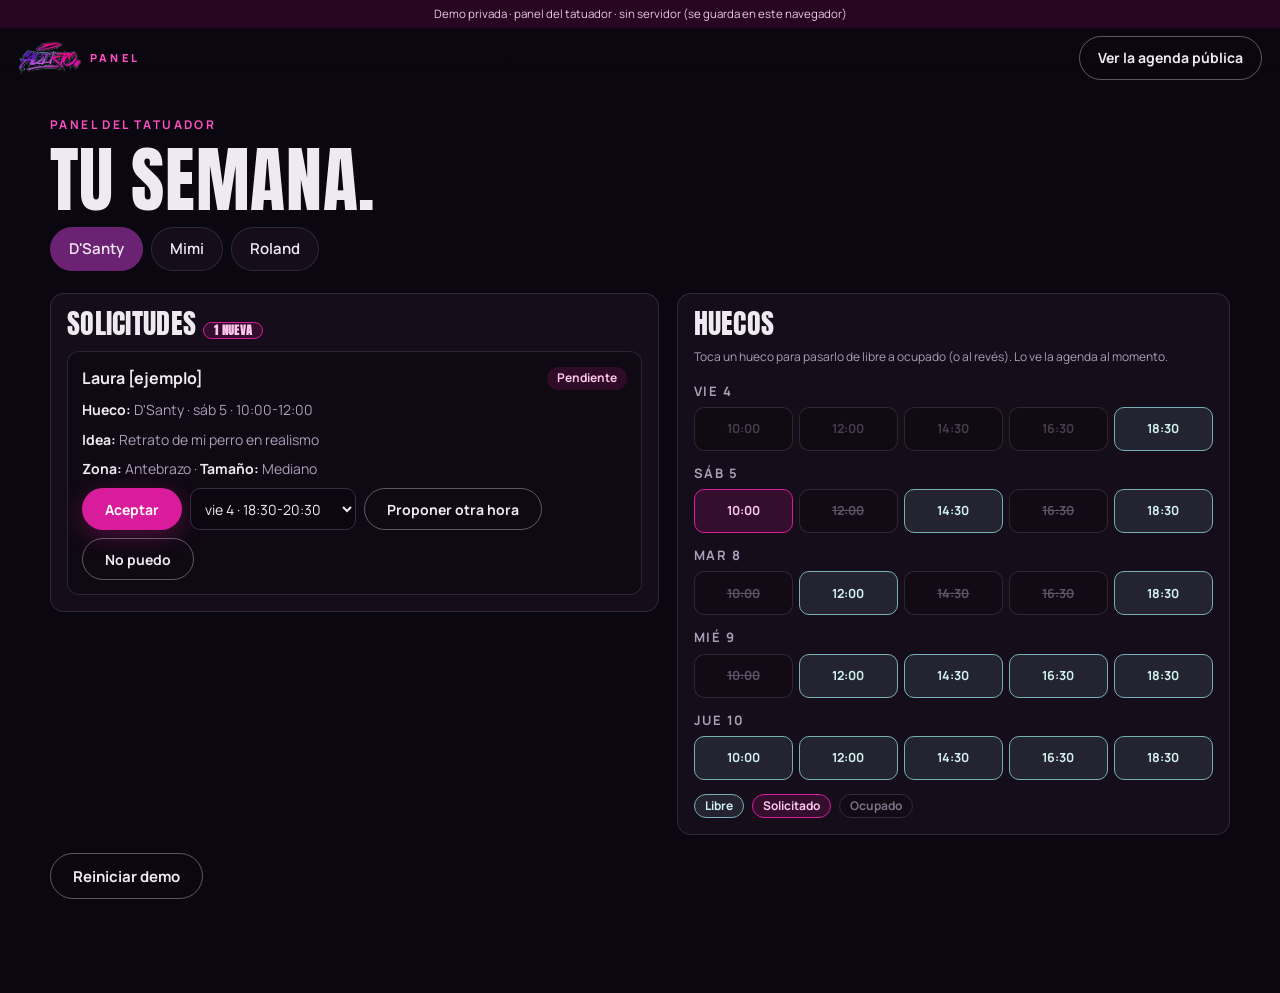
<file: adikto/panel.html>
<!doctype html>
<html lang="es">
<head>
<meta charset="utf-8">
<meta name="viewport" content="width=device-width,initial-scale=1,viewport-fit=cover">
<meta name="robots" content="noindex,nofollow">
<link rel="icon" href="img/logo_adikto.webp">
<title>Panel del tatuador · Adikto</title>
<link rel="preconnect" href="https://fonts.googleapis.com">
<link rel="preconnect" href="https://fonts.gstatic.com" crossorigin>
<link href="https://fonts.googleapis.com/css2?family=Anton&family=Manrope:wght@400;500;600;700;800&display=swap" rel="stylesheet">
<link rel="stylesheet" href="estilo.css">
<style>
.panel{padding:24px 0 80px}
.cab-panel{position:sticky;top:0;display:flex;justify-content:space-between;align-items:center;gap:10px;padding:8px var(--gut) 12px}.cab-panel .logo img{opacity:1;transform:none;height:34px}
.logo-panel{display:flex;align-items:center;gap:8px}.logo-panel span{font-size:11px;font-weight:800;letter-spacing:.3em;color:var(--magenta2)}
.panel h1{font-size:clamp(40px,10vw,72px)}
.quien{display:flex;gap:8px;flex-wrap:wrap;margin:6px 0 22px}
.quien button{background:var(--fondo2);color:var(--tx);border:1px solid var(--linea);border-radius:999px;min-height:44px;padding:0 18px;font:600 15px var(--texto);cursor:pointer}
.quien button[aria-pressed=true]{background:var(--rojo);border-color:var(--rojo)}
.bloque{background:var(--fondo2);border:1px solid var(--linea);border-radius:var(--rad);padding:16px;margin-bottom:18px}
.bloque h2{font-size:28px}
.sem{display:grid;gap:12px}
.sem-dia b{display:block;font-size:13px;text-transform:uppercase;letter-spacing:.12em;color:var(--tx2);margin-bottom:6px}
.sem-dia .huecos{grid-template-columns:repeat(5,minmax(0,1fr));gap:6px}
.sem-dia .hueco{min-height:44px;font-size:12.5px}
.sol{display:grid;gap:10px}
.sol-it{border:1px solid var(--linea);border-radius:12px;padding:14px;display:grid;gap:8px;background:#0f0913}
.sol-it .top{display:flex;justify-content:space-between;gap:10px;flex-wrap:wrap;align-items:center}
.sol-it p{margin:0;font-size:14px;color:var(--tx2)}
.sol-it p b{color:var(--tx)}
.sol-it img{max-height:120px;border-radius:8px}
.acc{display:flex;gap:8px;flex-wrap:wrap}
.acc .btn{min-height:42px;font-size:14px}
.acc select{font:14px var(--texto);background:#0b0710;color:var(--tx);border:1px solid #3a2d42;border-radius:10px;min-height:42px;padding:0 10px;max-width:100%}
.mini{font-size:12px;color:var(--tx2)}
@media (min-width:900px){.dos-col{display:grid;grid-template-columns:1.1fr 1fr;gap:18px;align-items:start}}
</style>
</head>
<body>
<div class="franja">Demo privada · panel del tatuador · sin servidor (se guarda en este navegador)</div>
<header class="cab cab-panel">
  <a class="logo logo-panel" href="index.html" aria-label="Adikto Tattoo, volver a la web"><img src="img/logo_adikto.webp" alt="Adikto Tattoo" width="588" height="314"><span>PANEL</span></a>
  <nav class="cab-nav"><a href="index.html#agenda" class="btn btn-borde">Ver la agenda pública</a></nav>
</header>
<main class="panel caja">
  <p class="eti">Panel del tatuador</p>
  <h1>Tu semana.</h1>
  <div class="quien" id="quien" role="group" aria-label="Tatuador"></div>
  <div class="dos-col">
    <section class="bloque" aria-labelledby="solTit">
      <h2 id="solTit">Solicitudes <span id="nPend" class="pild solicitado"></span></h2>
      <div class="sol" id="sol"></div>
    </section>
    <section class="bloque" aria-labelledby="semTit">
      <h2 id="semTit">Huecos</h2>
      <p class="mini">Toca un hueco para pasarlo de libre a ocupado (o al revés). Lo ve la agenda al momento.</p>
      <div class="sem" id="sem"></div>
      <div class="leyenda"><span class="pild libre">Libre</span><span class="pild solicitado">Solicitado</span><span class="pild ocupado">Ocupado</span></div>
    </section>
  </div>
  <p class="mini"><button type="button" class="btn btn-borde" id="reiniciar">Reiniciar demo</button></p>
</main>
<div class="aviso" id="aviso" role="status" aria-live="polite"></div>
<script src="app.js"></script>
<script>
(function(){
  const A=window.Adikto, $=s=>document.querySelector(s);
  const esc=s=>String(s).replace(/[&<>"']/g,c=>({'&':'&amp;','<':'&lt;','>':'&gt;','"':'&quot;',"'":'&#39;'}[c]));
  const sem=A.semana();
  let yo=(new URLSearchParams(location.search).get('t'))||A.TATUADORES[0].id;
  let tAv; function aviso(t,mal){const a=$('#aviso');a.textContent=t;a.classList.toggle('mal',!!mal);a.classList.add('ver');clearTimeout(tAv);tAv=setTimeout(()=>a.classList.remove('ver'),3000);}

  function pintar(){
    const s=A.leer();
    $('#quien').innerHTML=A.TATUADORES.map(t=>'<button type="button" data-yo="'+t.id+'" aria-pressed="'+(t.id===yo)+'">'+esc(t.nombre)+'</button>').join('');
    // huecos de la semana
    $('#sem').innerHTML=sem.map(d=>'<div class="sem-dia"><b>'+d.txt+' '+d.num+'</b><div class="huecos">'+A.FRANJAS.map(f=>{const k=A.clave(yo,d.iso,f.ini),e=A.estado(k,s);return '<button type="button" class="hueco '+e+'" data-clave="'+k+'">'+f.ini+'</button>';}).join('')+'</div></div>').join('');
    // solicitudes
    const mias=s.solicitudes.filter(r=>r.tatuador===yo&&r.estado!=='rechazada').slice().reverse();
    const pend=mias.filter(r=>r.estado==='pendiente').length;
    $('#nPend').textContent=pend?pend+' nueva'+(pend>1?'s':''):''; $('#nPend').hidden=!pend;
    const libres=[];sem.forEach(d=>A.FRANJAS.forEach(f=>{const k=A.clave(yo,d.iso,f.ini);if(A.estado(k,s)==='libre')libres.push(k);}));
    const txt={pendiente:'Pendiente',aceptada:'Aceptada',propuesta:'Propuesta enviada'};
    $('#sol').innerHTML=mias.length?mias.map(r=>'<div class="sol-it" data-id="'+r.id+'"><div class="top"><b>'+esc(r.nombre)+'</b><span class="est '+r.estado+'">'+txt[r.estado]+'</span></div>'+
      '<p><b>Hueco:</b> '+esc(A.txtHueco(r.estado==='propuesta'?r.propuesta:r.clave))+'</p><p><b>Idea:</b> '+esc(r.idea)+'</p><p><b>Zona:</b> '+esc(r.zona)+' · <b>Tamaño:</b> '+esc(r.tamano)+(r.contacto?' · <b>Contacto:</b> '+esc(r.contacto):'')+'</p>'+
      (r.foto?'<img src="'+r.foto+'" alt="Referencia de '+esc(r.nombre)+'">':(r.fotoNombre?'<p class="mini">Foto: '+esc(r.fotoNombre)+'</p>':''))+
      (r.estado==='pendiente'?'<div class="acc"><button type="button" class="btn btn-tinta" data-aceptar="'+r.id+'">Aceptar</button><select data-sel="'+r.id+'" aria-label="Otra hora">'+(libres.length?libres.map(k=>'<option value="'+k+'">'+esc(A.txtHueco(k).split(' · ').slice(1).join(' · '))+'</option>').join(''):'<option value="">Sin huecos libres</option>')+'</select><button type="button" class="btn btn-borde" data-proponer="'+r.id+'">Proponer otra hora</button><button type="button" class="btn btn-borde" data-rechazar="'+r.id+'">No puedo</button></div>':'')+
      '</div>').join(''):'<p class="mini">No hay solicitudes todavía. Pide una cita desde la agenda pública y aparecerá aquí.</p>';
  }
  document.addEventListener('click',ev=>{
    const q=ev.target.closest('[data-yo]'); if(q){yo=q.dataset.yo;history.replaceState(null,'','?t='+yo);pintar();return;}
    const h=ev.target.closest('.hueco');
    if(h){const e=A.estado(h.dataset.clave);
      if(e==='solicitado'){aviso('Ese hueco tiene una solicitud: acéptala o propone otra hora.',true);return;}
      if(e==='pasado'){aviso('Esa hora ya ha pasado.',true);return;}
      const r=A.marcar(h.dataset.clave,e==='libre'?'ocupado':'libre'); if(!r.ok)aviso(r.motivo,true); return;}
    const ac=ev.target.closest('[data-aceptar]'); if(ac){const r=A.aceptar(ac.dataset.aceptar);aviso(r.ok?'Cita aceptada. El hueco queda ocupado.':r.motivo,!r.ok);return;}
    const pr=ev.target.closest('[data-proponer]'); if(pr){const sel=document.querySelector('[data-sel="'+pr.dataset.proponer+'"]');if(!sel||!sel.value){aviso('No hay otra hora libre.',true);return;}const r=A.proponer(pr.dataset.proponer,sel.value);aviso(r.ok?'Propuesta enviada.':r.motivo,!r.ok);return;}
    const re=ev.target.closest('[data-rechazar]'); if(re){A.rechazar(re.dataset.rechazar);aviso('Solicitud cerrada.');return;}
  });
  $('#reiniciar').onclick=()=>{A.reiniciar();aviso('Demo reiniciada.');};
  addEventListener('adikto:cambio',pintar);
  pintar();
})();
</script>
</body>
</html>
</file>
<file: adikto/estilo.css>
/* estilo.css · Adikto demo v2 · móvil primero · paleta medida del logo real (marca_real/logo_ig.jpg)
   negro #000 · morado #6C2273 · lila #675788 · morado oscuro #270621 · magenta #d91c9c · cian chorretón #77b0b2 */
@property --r { syntax: '<percentage>'; inherits: false; initial-value: 0%; }
:root{
  --fondo:#0b0710; --fondo2:#150d1a; --hondo:#270621; --morado:#6C2273; --lila:#675788; --magenta:#d91c9c; --magenta2:#ff4fc3; --cian:#77b0b2;
  --tx:#efe9f2; --tx2:#ab9fb8; --linea:rgba(239,233,242,.12);
  --accion:var(--magenta); --rojo:var(--morado); --rojo2:var(--magenta2);
  --libre:#77b0b2; --libre-f:rgba(119,176,178,.14); --libre-t:#d2f1f1;
  --sol:#d91c9c; --sol-f:rgba(217,28,156,.15); --sol-t:#ffc6ec;
  --rad:14px; --gut:18px; --cab:84px;
  --ease:cubic-bezier(.22,.8,.16,1);
  --display:"Anton","Impact","Arial Narrow",sans-serif; --texto:"Manrope",system-ui,-apple-system,"Segoe UI",sans-serif;
}
*{box-sizing:border-box}
/* red de seguridad, no la cura: el desborde se evita en origen (pasillo 3D, ver web.js). Safari < 16 no entiende «clip» y tiraba la
   regla entera; por eso primero «hidden» en html (se propaga al viewport y no rompe el sticky del pasillo) y «clip» solo donde existe. */
html{scroll-behavior:smooth;overflow-x:hidden;-webkit-text-size-adjust:100%;text-size-adjust:100%}
@supports (overflow:clip){html{overflow-x:clip}body{overflow-x:clip}}
body{margin:0;background:var(--fondo);color:var(--tx);font-family:var(--texto);font-size:16px;line-height:1.55;-webkit-font-smoothing:antialiased;max-width:100%}
a{color:inherit}
img,svg{display:block;max-width:100%}
h1,h2,h3{font-family:var(--display);font-weight:400;letter-spacing:.01em;line-height:.95;margin:0 0 12px;text-transform:uppercase}
h2{font-size:clamp(40px,9vw,84px)}
h3{font-size:26px}
p{margin:0 0 14px}
section{scroll-margin-top:var(--cab)}
.sr{position:absolute;width:1px;height:1px;overflow:hidden;clip:rect(0 0 0 0);white-space:nowrap}
.caja{max-width:1180px;margin:0 auto;padding:0 var(--gut)}
.eti{font-size:12px;font-weight:700;letter-spacing:.2em;text-transform:uppercase;color:var(--magenta2);margin:0 0 12px}
.nota{font-size:13px;color:var(--tx2)}
.btn{display:inline-flex;align-items:center;justify-content:center;gap:10px;min-height:46px;padding:0 22px;border-radius:999px;font:700 15px var(--texto);text-decoration:none;cursor:pointer;border:1px solid transparent;transition:transform .25s var(--ease),background .25s var(--ease),border-color .25s var(--ease),box-shadow .25s var(--ease)}
.btn:active{transform:scale(.97)}
.btn-tinta{background:var(--accion);color:#fff;box-shadow:0 6px 24px rgba(217,28,156,.3)}
.btn-tinta:hover{background:#e933ad;box-shadow:0 8px 30px rgba(217,28,156,.45)}
.btn-borde{background:transparent;color:var(--tx);border-color:rgba(239,233,242,.35)}
.btn-borde:hover{border-color:var(--tx)}
.ancho{width:100%}
:focus-visible{outline:2px solid var(--cian);outline-offset:3px}

/* cabecera fija */
.cab{position:fixed;inset:0 0 auto 0;z-index:30;background:linear-gradient(#0b0710f2 0,#0b0710b8 70%,#0b071000)}
.franja{font-size:11.5px;text-align:center;padding:5px 12px;background:var(--hondo);color:#e7c7ea}
.cab-barra{display:flex;justify-content:space-between;align-items:center;padding:8px var(--gut) 12px}
.logo{display:block;text-decoration:none}
.cab .logo img{height:38px;width:auto;opacity:0;transform:translateY(-6px);transition:opacity .6s var(--ease),transform .6s var(--ease)}
.ya-dentro .cab .logo img{opacity:1;transform:none;transition-delay:2.2s} /* el logo pequeño llega cuando el grande ya se ha destapado */
.cab-nav{display:flex;align-items:center;gap:12px}
.cab-nav a:not(.btn){font-size:14px;font-weight:600;text-decoration:none;color:var(--tx2)}
.cab-nav a:not(.btn):hover{color:var(--tx)}
.cab-nav .btn{min-height:44px;padding:0 18px;font-size:14px}
.sonido{width:44px;height:44px;flex:0 0 44px;border-radius:50%;border:1px solid var(--linea);background:#150d1acc;color:var(--tx2);display:grid;place-items:center;cursor:pointer;transition:border-color .25s var(--ease)}
.sonido:hover{border-color:var(--magenta)}
.sonido svg{width:20px;height:20px}
.sonido .alt{fill:currentColor}
.sonido .on,.sonido .off{fill:none;stroke:currentColor;stroke-width:1.8;stroke-linecap:round}
.sonido[aria-pressed=true] .off,.sonido[aria-pressed=false] .on{display:none}
.sonido[aria-pressed=true]{border-color:var(--magenta);color:var(--magenta2)}
@media (max-width:420px){.cab-nav a:not(.btn){display:none}}

/* 1 · entrada: se reproduce sola al cargar (sin botón); la clase .dentro la pone web.js en el primer fotograma */
.entrada{position:relative;min-height:100vh;min-height:100svh;display:grid;place-items:center;overflow:hidden;background:radial-gradient(80% 60% at 50% 48%,#160819 0,#050307 72%);padding:calc(var(--cab) + 10px) var(--gut) 90px}
.ent-centro{position:relative;z-index:2;text-align:center;width:100%;max-width:720px}
.ent-pre{font-size:12px;font-weight:700;letter-spacing:.28em;text-transform:uppercase;color:var(--tx2);margin-bottom:22px}
.ent-logo{position:relative;margin:0 auto;width:min(86vw,560px)}
.ent-logo img{--r:-22%;width:100%;height:auto;-webkit-mask-image:radial-gradient(circle at 50% 58%,#000 var(--r),transparent calc(var(--r) + 22%));mask-image:radial-gradient(circle at 50% 58%,#000 var(--r),transparent calc(var(--r) + 22%));filter:drop-shadow(0 8px 30px rgba(217,28,156,.25))}
.ent-pila{position:relative;display:grid;place-items:center}
.ent-pila>.ent-logo{grid-area:1/1}
.gotita{position:absolute;left:50%;top:56%;width:16px;height:22px;margin:-11px 0 0 -8px;border-radius:50% 50% 50% 50%/60% 60% 40% 40%;background:radial-gradient(circle at 34% 30%,#a993c9 0,#675788 12%,#2a0f30 34%,#050307 70%);border:1px solid rgba(217,28,156,.55);box-shadow:0 0 10px rgba(108,34,115,.9),0 0 22px rgba(217,28,156,.35);opacity:0}
.onda{position:absolute;left:50%;top:56%;width:40px;height:40px;margin:-20px 0 0 -20px;border-radius:50%;border:1.5px solid #6C2273;box-shadow:0 0 12px rgba(103,87,136,.6);opacity:0}
.ent-datos{margin:22px 0 0;font-size:15px;font-weight:600;color:var(--tx);opacity:0;transform:translateY(10px)}
.baja{position:absolute;bottom:22px;left:50%;transform:translateX(-50%);font-size:11px;letter-spacing:.28em;text-transform:uppercase;color:var(--tx2);opacity:0;white-space:nowrap}
.baja::after{content:"";display:block;width:1px;height:30px;background:var(--magenta);margin:10px auto 0;animation:baja 1.8s var(--ease) infinite}
@keyframes baja{0%{transform:scaleY(0);transform-origin:top}50%{transform:scaleY(1);transform-origin:top}51%{transform-origin:bottom}100%{transform:scaleY(0);transform-origin:bottom}}
/* el logo espera tapado; cae la gota (0,25 s), se abre la onda y la tinta lo destapa */
.dentro .gotita{animation:cae .7s cubic-bezier(.55,0,1,.45) .25s forwards}
.dentro .onda{animation:onda 1.1s var(--ease) .91s forwards}
.dentro .ent-logo img{animation:revela 1.5s var(--ease) .91s forwards}
.dentro .ent-datos{animation:sube .9s var(--ease) 2.1s forwards}
.dentro .baja{animation:aparece .9s var(--ease) 2.8s forwards}
@keyframes cae{0%{opacity:1;transform:translateY(-55vh) scaleY(1.25)}92%{opacity:1;transform:translateY(0) scaleY(1.1)}100%{opacity:0;transform:scale(1.8,.35)}}
@keyframes onda{0%{opacity:.9;transform:scale(.2)}100%{opacity:0;transform:scale(9)}}
@keyframes revela{from{--r:-22%}to{--r:120%}}
@keyframes sube{to{opacity:1;transform:none}}
@keyframes aparece{to{opacity:1}}

/* 2 · pasillo recto (CSS 3D: perspective + translateZ ligado al scroll) */
.pasillo{position:relative;background:#07040a}
.escena{position:relative;padding:72px 0 40px}
.fuga,.marcos,.guia,.progreso{display:none}
.artistas{display:grid;gap:28px;padding:0 var(--gut);max-width:1180px;margin:0 auto}
.pasillo.vivo{height:760vh;height:760svh}
.vivo .escena{position:sticky;top:0;height:100vh;height:100svh;padding:0;overflow:hidden;clip-path:inset(0);perspective:720px;perspective-origin:50% 50%;background:radial-gradient(60% 55% at 50% 50%,#000 0,#0d0511 35%,#1b0a22 100%)}
/* 28-nov Andy: sin las líneas diagonales del pasillo; solo queda la luz del fondo */
.vivo .fuga{display:block;position:absolute;inset:0;pointer-events:none;background:radial-gradient(30% 26% at 50% 50%,rgba(108,34,115,.32),transparent)}

/* cada capa 3D recorta lo suyo: WebKit no siempre deja que el overflow:hidden de un abuelo recorte hijos con translateZ */
.vivo .marcos{display:block;position:absolute;inset:0;perspective:720px;pointer-events:none;overflow:hidden}
.marco{position:absolute;left:50%;top:50%;width:100%;height:100%;border:1.5px solid rgba(217,28,156,.6);will-change:transform,opacity;visibility:hidden}
.vivo .artistas{display:block;position:absolute;inset:0;padding:0;max-width:none;perspective:720px;pointer-events:none;overflow:hidden}
.vivo .artista{pointer-events:auto}
.vivo .artista{position:absolute;left:50%;top:52%;width:min(640px,90vw);will-change:transform,opacity;visibility:hidden;backface-visibility:hidden}
.vivo .artista.centro{width:min(760px,92vw)}
.guia{position:absolute;left:0;right:0;bottom:18px;text-align:center;font-size:12px;color:var(--tx2);margin:0;letter-spacing:.04em}
.vivo .guia{display:block}
.vivo .progreso{display:block;position:absolute;left:0;right:0;bottom:0;height:2px;background:rgba(239,233,242,.08)}
.progreso i{display:block;height:100%;background:var(--magenta);transform-origin:left;transform:scaleX(0)}
/* tarjeta de cristal oscuro con borde y brillo magenta */
.tarjeta{background:linear-gradient(160deg,rgba(44,13,50,.94),rgba(14,6,18,.96));border:1px solid rgba(217,28,156,.75);border-radius:18px;padding:20px;box-shadow:0 0 36px rgba(217,28,156,.25),inset 0 1px 0 rgba(255,255,255,.07)}
.activo .tarjeta{box-shadow:0 0 56px rgba(217,28,156,.42),inset 0 1px 0 rgba(255,255,255,.09)}
.artista{display:flex;align-items:flex-end;gap:12px}
.artista .tarjeta{flex:1;min-width:0}
.artista>.sil{flex:0 0 auto;width:20%;max-width:130px;height:auto;filter:drop-shadow(0 0 5px rgba(255,79,195,.9)) drop-shadow(0 0 16px rgba(217,28,156,.55))}
.artista.der>.sil{order:2}
.mini-huecos{list-style:none;margin:14px 0 16px;padding:0;display:grid;grid-template-columns:1fr 1fr;gap:8px}
.mini-huecos li{border:1px solid var(--libre);background:var(--libre-f);color:var(--libre-t);border-radius:9px;padding:7px 8px;font-size:13px;font-weight:700;text-align:center;white-space:nowrap}
.mini-huecos li.nada{grid-column:1/-1;border-color:var(--linea);background:none;color:var(--tx2)}
.par-num{font-size:12px;font-weight:700;letter-spacing:.2em;color:var(--magenta2);margin:0 0 6px;text-transform:uppercase}
.par-nombre{font-size:clamp(36px,9.5vw,68px);margin:0 0 6px;line-height:.92}
.par-estilo{font-size:14px;color:var(--tx2);margin:0}
.par-estilo .ej{font-size:12px;opacity:.8}
.par-ig{font-size:14px;margin:4px 0 0}
.par-ig a{color:var(--cian);text-decoration:none}
.tarjeta .btn{width:100%}
.trio{display:flex;justify-content:center;gap:18px;margin:0 0 12px}
.trio .sil{width:34px;height:auto;filter:drop-shadow(0 0 5px rgba(255,79,195,.9))}
.juntos .par-num,.juntos .par-nombre,.juntos .par-estilo{text-align:center}
.tabla-caja{overflow-x:auto;margin:14px 0 16px}
.tabla-todos{width:100%;border-collapse:collapse;font-size:13px}
.tabla-todos th,.tabla-todos td{padding:8px 4px;text-align:center;border-bottom:1px solid var(--linea)}
.tabla-todos thead th{font-size:12px;color:var(--tx2);font-weight:700}
.tabla-todos thead small{display:block;font-size:11px;font-weight:600}
.tabla-todos tbody th{text-align:left;font-weight:700;white-space:nowrap}
.tabla-todos td b{color:var(--libre-t);font-weight:700}
.tabla-todos td span{color:#5b4f63}
@media (min-width:760px){
  .tarjeta{padding:26px}
  .tabla-todos{font-size:15px}
  .trio .sil{width:44px}
}
@media (min-width:760px){.artistas:not(.x){grid-template-columns:repeat(2,1fr)}.vivo .artistas{grid-template-columns:none}}
.artista.centro{grid-column:1/-1}

/* agenda */
.agenda{padding:96px 0 80px;background:linear-gradient(#07040a,var(--fondo))}
.filtros,.dias{display:flex;gap:8px;overflow-x:auto;padding:4px 0 10px;scrollbar-width:none;margin:0 calc(var(--gut)*-1);padding-left:var(--gut);padding-right:var(--gut)}
.filtros::-webkit-scrollbar,.dias::-webkit-scrollbar{display:none}
.filtros button,.dias button{flex:0 0 auto;background:var(--fondo2);color:var(--tx);border:1px solid var(--linea);border-radius:999px;min-height:44px;padding:0 15px;font:600 14px var(--texto);cursor:pointer;transition:border-color .2s var(--ease)}
.filtros button:hover,.dias button:hover{border-color:var(--lila)}
.filtros button[aria-pressed=true]{background:var(--tx);color:var(--fondo);border-color:var(--tx);font-weight:800}
.dias button{border-radius:12px;min-width:64px;display:flex;flex-direction:column;align-items:center;justify-content:center;padding:6px 10px;line-height:1.1}
.dias button b{font-size:20px;font-family:var(--display);font-weight:400}
.dias button small{font-size:11px;text-transform:uppercase;letter-spacing:.1em;color:var(--tx2)}
.dias button[aria-selected=true]{background:var(--morado);border-color:var(--magenta)}
.dias button[aria-selected=true] small{color:#f2cdf0}
.rejilla{display:grid;gap:12px;margin-top:6px}
.fila{background:var(--fondo2);border:1px solid var(--linea);border-radius:var(--rad);padding:14px}
.fila-cab{display:flex;justify-content:space-between;align-items:baseline;margin-bottom:10px;gap:10px}
.fila-cab b{font-family:var(--display);font-weight:400;font-size:24px;letter-spacing:.03em}
.fila-cab small{color:var(--tx2);font-size:12px;text-align:right}
.huecos{display:grid;grid-template-columns:repeat(auto-fill,minmax(92px,1fr));gap:8px}
.hueco{min-height:48px;border-radius:10px;border:1px solid var(--linea);background:#1a1020;color:var(--tx2);font:700 14px var(--texto);cursor:pointer;display:flex;flex-direction:column;align-items:center;justify-content:center;line-height:1.1;transition:background .2s var(--ease)}
.hueco small{font-size:10px;font-weight:600;opacity:.85}
.hueco.libre{background:var(--libre-f);border-color:var(--libre);color:var(--libre-t)}
.hueco.libre:hover{background:rgba(119,176,178,.3)}
.hueco.solicitado{background:var(--sol-f);border-color:var(--sol);color:var(--sol-t)}
.hueco.ocupado{background:#120b16;color:#5e5366;text-decoration:line-through}
.hueco.pasado{background:#100a13;color:#463d4c;cursor:not-allowed}
.vacio{color:var(--tx2);padding:20px;text-align:center;border:1px dashed var(--linea);border-radius:var(--rad)}
.leyenda{display:flex;gap:8px;flex-wrap:wrap;margin-top:14px}
.pild{display:inline-block;font-size:12px;font-weight:700;border-radius:999px;padding:2px 10px;border:1px solid}
.pild.libre{color:var(--libre-t);border-color:var(--libre);background:var(--libre-f)}
.pild.solicitado{color:var(--sol-t);border-color:var(--sol);background:var(--sol-f)}
.pild.ocupado{color:#7d7185;border-color:#352b3b;background:#120b16}
.mis{margin-top:28px}
.mis h3{font-size:22px}
.mis ul{list-style:none;padding:0;margin:0;display:grid;gap:8px}
.mis li{background:var(--fondo2);border:1px solid var(--linea);border-radius:12px;padding:12px 14px;font-size:14px;display:flex;justify-content:space-between;gap:10px;flex-wrap:wrap}
.est{font-size:12px;font-weight:700;border-radius:999px;padding:2px 10px}
.est.pendiente{background:var(--sol-f);color:var(--sol-t)}
.est.aceptada{background:var(--libre-f);color:var(--libre-t)}
.est.propuesta{background:rgba(103,87,136,.25);color:#d9d0ec}
.est.rechazada{background:#2a0f26;color:#e9a6d6}
@media (min-width:900px){.rejilla{grid-template-columns:repeat(3,1fr)}.huecos{grid-template-columns:1fr 1fr}}

/* walk-in */
.walkin{padding:80px 0;background:var(--fondo);border-top:1px solid var(--linea)}
.walkin-lista{display:grid;gap:10px;margin-top:8px}
.wk{display:flex;align-items:center;justify-content:space-between;gap:12px;background:var(--fondo2);border:1px solid var(--linea);border-radius:var(--rad);padding:14px 16px}
.wk b{font-size:18px}
.wk small{display:block;color:var(--tx2);font-size:13px}
.punto{display:inline-block;width:10px;height:10px;border-radius:50%;background:var(--libre);box-shadow:0 0 0 4px var(--libre-f);margin-right:8px;animation:late 2.4s var(--ease) infinite}
@keyframes late{50%{box-shadow:0 0 0 8px rgba(119,176,178,0)}}
.wk-cerrado{color:var(--tx2);background:var(--fondo2);border:1px solid var(--linea);border-radius:var(--rad);padding:16px}
@media (min-width:900px){.walkin-lista{grid-template-columns:repeat(3,1fr)}}

/* antes / después */
.antes{padding:80px 0;background:linear-gradient(var(--fondo),#120916)}
.ad{position:relative;aspect-ratio:1/1;max-width:620px;border-radius:var(--rad);overflow:hidden;background:#d9c9bd;margin:10px 0 12px;touch-action:pan-y}
.ad-capa{position:absolute;inset:0}
.ad-capa svg{width:100%;height:100%}
.ad-antes{clip-path:inset(0 calc(100% - var(--x,50%)) 0 0);background:#e6d9ce}
.linea{fill:none;stroke:#6C2273;stroke-width:3;stroke-dasharray:9 6;opacity:.85}
.sombreada{fill:url(#gPetalo);stroke:#0b0710;stroke-width:6;stroke-linejoin:round}
.ad-et{position:absolute;right:10px;top:10px;font-size:12px;font-weight:700;background:#0b0710cc;color:#fff;border-radius:999px;padding:4px 10px}
.ad-et.izq{right:auto;left:10px}
.ad-raya{position:absolute;top:0;bottom:0;left:var(--x,50%);width:2px;background:#fff;transform:translateX(-1px);pointer-events:none}
.ad-raya i{position:absolute;top:50%;left:50%;width:44px;height:44px;border-radius:50%;background:#fff;transform:translate(-50%,-50%);box-shadow:0 4px 18px rgba(11,7,16,.45)}
.ad-raya i::before{content:"‹ ›";position:absolute;inset:0;display:grid;place-items:center;color:var(--fondo);font-weight:800;font-size:18px}
.ad input{position:absolute;inset:0;width:100%;height:100%;opacity:0;cursor:ew-resize;margin:0}

/* tattoovision */
.tv{padding:80px 0;background:#120916;border-top:1px solid var(--linea);border-bottom:1px solid var(--linea)}
.tv-caja{display:grid;gap:26px}
.tv h2{font-size:clamp(34px,7vw,64px)}
.tv p{color:var(--tx2)}
.tv-arte{aspect-ratio:4/3;border-radius:var(--rad);display:grid;place-items:center;padding:20px;background:radial-gradient(70% 70% at 50% 50%,#270621,#0b0710);border:1px solid var(--linea)}
.tv-arte svg{width:100%;height:auto;max-width:440px}
@media (min-width:900px){.tv-caja{grid-template-columns:1.1fr 1fr;align-items:center;gap:56px}}

/* cuidados */
.cuidados{padding:80px 0}
.cuid-caja{display:grid;gap:28px}
.cuid-caja p{color:var(--tx2)}
.movil{width:100%;max-width:340px;margin:0 auto;background:#0b141a;border:8px solid #1c1520;border-radius:32px;overflow:hidden;box-shadow:0 30px 60px rgba(11,7,16,.6)}
.movil-cab{background:#1f2c34;padding:14px 16px;display:flex;flex-direction:column}
.movil-cab small{color:#8aa;font-size:11px}
.chat{padding:14px 12px 18px;display:grid;gap:10px;background:#0b141a}
.msg{background:#202c33;border-radius:10px 10px 10px 2px;padding:8px 10px;font-size:13.5px;line-height:1.4;max-width:88%;color:#e9edef;opacity:var(--o,0);transform:translateY(var(--y,12px));transition:opacity .7s var(--ease),transform .7s var(--ease)}
.msg small{display:block;font-size:10.5px;color:#53bdeb;font-weight:700;margin-bottom:2px}
.msg.yo{background:#005c4b;justify-self:end;border-radius:10px 10px 2px 10px}
.visto .msg{--o:1;--y:0}
.visto .msg:nth-child(2){transition-delay:.35s}.visto .msg:nth-child(3){transition-delay:.7s}.visto .msg:nth-child(4){transition-delay:1.05s}
@media (min-width:900px){.cuid-caja{grid-template-columns:1.1fr 1fr;align-items:center;gap:56px}}

/* pie */
.pie{padding:56px 0 72px;border-top:1px solid var(--linea);background:#07040a}
.pie-caja{display:grid;gap:22px}
.pie-logo{width:180px;height:auto;margin-bottom:12px}
.pie p{color:var(--tx2);font-size:14px}
.enlace-panel{color:var(--tx)}
@media (min-width:900px){.pie-caja{grid-template-columns:repeat(3,1fr)}}

/* modal */
.modal{border:1px solid rgba(217,28,156,.4);border-radius:18px;background:#150d1a;color:var(--tx);padding:0;width:min(520px,calc(100vw - 24px));max-height:calc(100svh - 24px)}
.modal::backdrop{background:rgba(11,7,16,.78)}
.modal form{padding:22px 18px 18px;display:grid;gap:12px;position:relative}
.modal h3{font-size:30px;margin:0}
.modal .eti{margin:0;padding-right:30px}
.modal label{display:grid;gap:6px;font-size:13px;font-weight:700;color:var(--tx2)}
.modal input,.modal textarea,.modal select{width:100%;font:16px var(--texto);color:var(--tx);background:#0b0710;border:1px solid #3a2d42;border-radius:10px;padding:11px 12px}
.modal input[type=file]{padding:9px;font-size:14px}
.modal .dos{display:grid;grid-template-columns:1fr 1fr;gap:10px}
.cerrar{position:absolute;top:10px;right:10px;width:44px;height:44px;border-radius:50%;border:1px solid var(--linea);background:transparent;color:var(--tx);font-size:22px;cursor:pointer}
#fotoPrev{max-height:110px;border-radius:8px;object-fit:cover}
.error{color:#ff9fdc;font-size:14px;min-height:0;margin:0}
.error:empty{display:none}
.aviso{position:fixed;left:50%;bottom:20px;transform:translate(-50%,30px);opacity:0;background:var(--tx);color:var(--fondo);font-weight:700;font-size:14px;border-radius:12px;padding:12px 16px;z-index:60;transition:opacity .3s var(--ease),transform .3s var(--ease);max-width:calc(100vw - 32px);text-align:center;pointer-events:none}
.aviso.ver{opacity:1;transform:translate(-50%,0)}
.aviso.mal{background:#ffb3e4}

@media (prefers-reduced-motion:reduce){
  html{scroll-behavior:auto}
  .gotita,.onda{display:none}
  .dentro .ent-logo img{animation:none;-webkit-mask-image:none;mask-image:none}
  .ya-dentro .cab .logo img{transition:none}
  .dentro .ent-datos,.dentro .baja{animation:none;opacity:1;transform:none}
  .baja{transform:translateX(-50%)}
  .msg{transition:none}
  .punto,.baja::after{animation:none}
}
</file>
